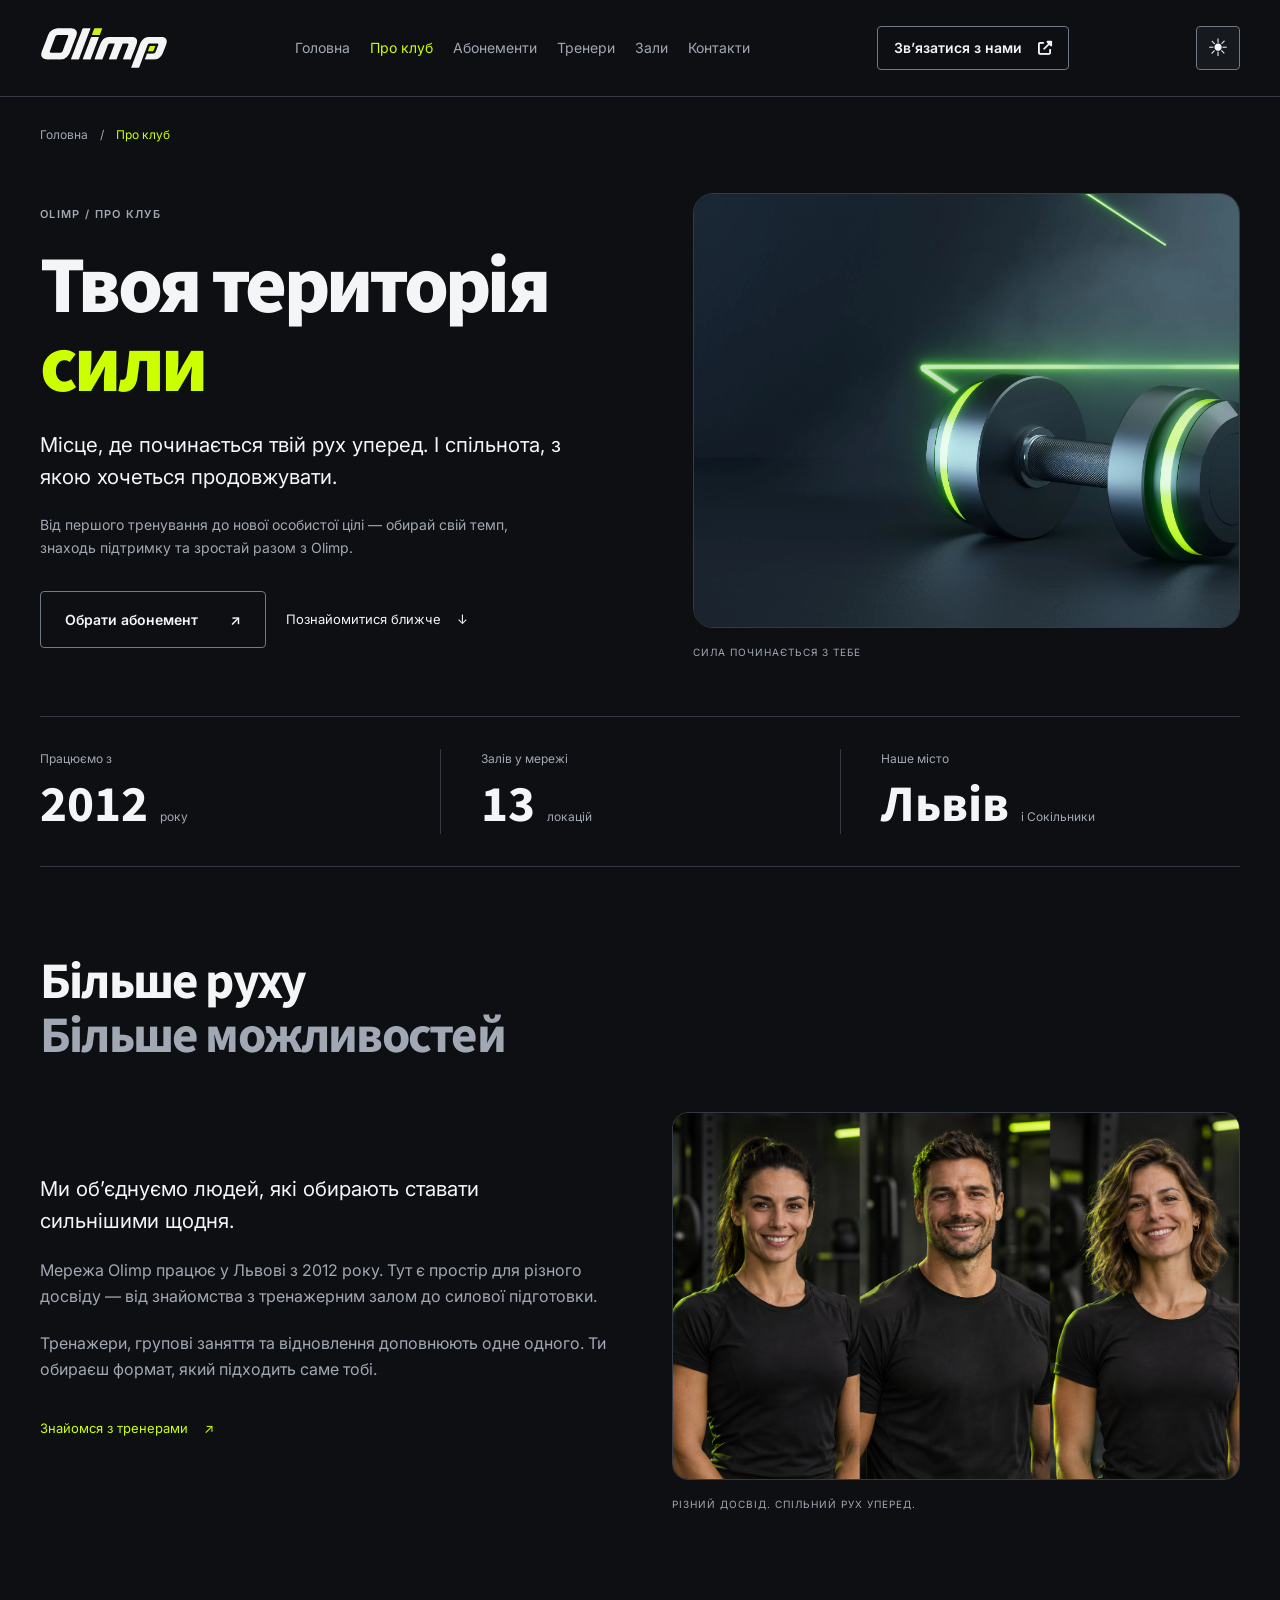
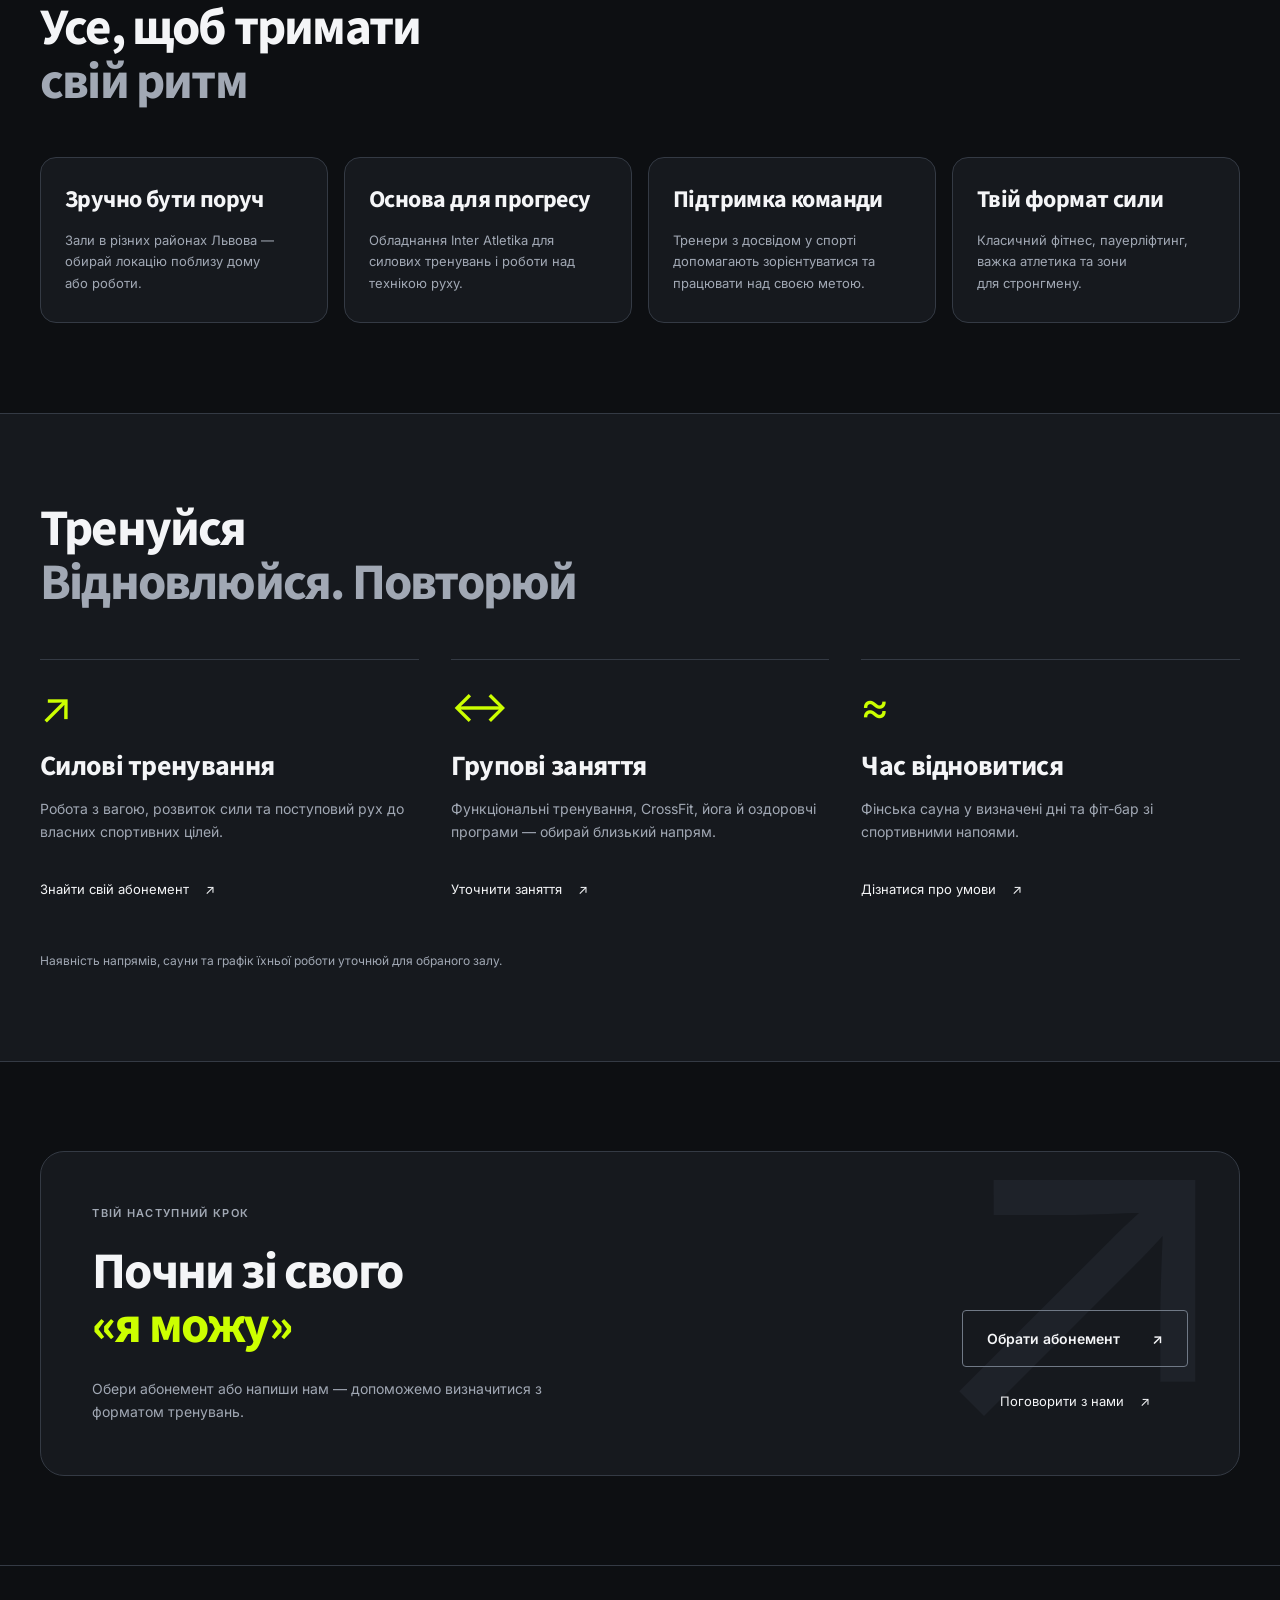
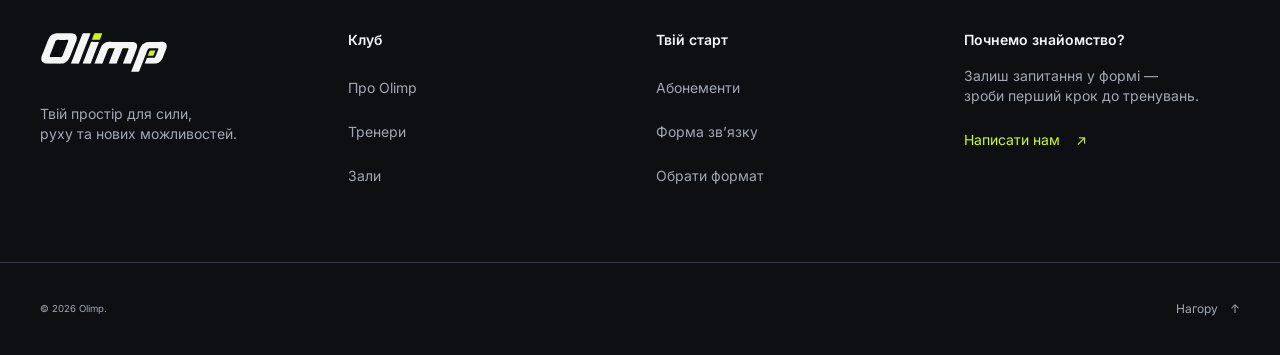
<file: about.html>
<!DOCTYPE html>

<html lang="uk">
<head>
<meta charset="utf-8"/>
<meta content="width=device-width, initial-scale=1.0" name="viewport"/>
<meta content="Olimp — мережа фітнес-клубів у Львові з 2012 року. Силові та групові тренування, підтримка тренерів і відновлення у твоєму ритмі." name="description"/>
<meta content="#0d0f12" name="theme-color"/>
<script src="js/theme.js"></script>
<title>Про клуб — твоя територія сили | Olimp</title>
<link href="https://fonts.googleapis.com" rel="preconnect"/>
<link crossorigin="" href="https://fonts.gstatic.com" rel="preconnect"/>
<link href="https://fonts.googleapis.com/css2?family=Inter:wght@400;500;600;700&amp;family=Source+Sans+3:wght@600;700;800&amp;display=swap" rel="stylesheet"/>
<link href="assets/images/logo.svg" rel="icon" type="image/svg+xml"/>
<link href="css/icons.css" rel="stylesheet"/>
<link href="css/tailwind.css" rel="stylesheet"/><link href="css/style.css" rel="stylesheet"/>
<link href="css/about.css" rel="stylesheet"/>
<script defer="" src="js/menu.js"></script></head>
<body id="top">
<a class="skip-link" href="#main">Перейти до вмісту</a>
<header class="site-header border-b border-line">
<div class="container header-inner mx-auto w-full max-w-7xl px-5 md:px-8 xl:px-10 relative flex min-h-20 flex-wrap items-center justify-between gap-4 py-4 xl:min-h-24 xl:flex-nowrap">
<a aria-label="Olimp — головна" class="logo inline-flex min-h-11 shrink-0 items-center" href="index.html"><img alt="Olimp" class="h-auto w-28 object-contain xl:w-32" height="38" src="assets/images/logo.svg" width="124"/></a>
<nav aria-label="Основна навігація" class="hidden xl:block">
<ul class="nav-list flex flex-col gap-1 xl:flex-row xl:gap-5">
<li><a class="flex min-h-11 items-center text-sm text-muted transition-colors hover:text-accent focus-visible:text-accent aria-[current=page]:text-accent" href="index.html">Головна</a></li>
<li><a aria-current="page" class="flex min-h-11 items-center text-sm text-muted transition-colors hover:text-accent focus-visible:text-accent aria-[current=page]:text-accent" href="about.html">Про клуб</a></li>
<li><a class="flex min-h-11 items-center text-sm text-muted transition-colors hover:text-accent focus-visible:text-accent aria-[current=page]:text-accent" href="memberships.html">Абонементи</a></li>
<li><a class="flex min-h-11 items-center text-sm text-muted transition-colors hover:text-accent focus-visible:text-accent aria-[current=page]:text-accent" href="trainers.html">Тренери</a></li>
<li><a class="flex min-h-11 items-center text-sm text-muted transition-colors hover:text-accent focus-visible:text-accent aria-[current=page]:text-accent" href="clubs.html">Зали</a></li>
<li><a class="flex min-h-11 items-center text-sm text-muted transition-colors hover:text-accent focus-visible:text-accent aria-[current=page]:text-accent" href="contact.html">Контакти</a></li>
</ul>
</nav>
<a class="button button-small items-center justify-between gap-4 rounded border border-transparent bg-accent text-sm font-semibold text-ink transition duration-200 hover:-translate-y-0.5 hover:bg-accent-hover active:translate-y-0 focus-visible:outline-2 focus-visible:outline-offset-4 focus-visible:outline-focus disabled:cursor-not-allowed disabled:opacity-40 disabled:hover:translate-y-0 min-h-11 px-4 py-2.5 hidden xl:inline-flex" href="contact.html">Зв’язатися з нами <i aria-hidden="true" class="icon fa-arrow-up-right"></i></a>
<button class="theme-switch" type="button" hidden aria-label="Світла тема" aria-pressed="false" title="Світла тема"><span aria-hidden="true">☀</span></button>
<button aria-controls="mobile-menu" aria-expanded="false" aria-label="Відкрити меню" class="inline-flex min-h-11 items-center gap-3 rounded border border-line px-4 text-sm transition-colors hover:border-accent xl:hidden" id="menu-toggle" type="button"><span aria-hidden="true">☰</span><span>Меню</span></button><nav aria-label="Мобільна навігація" class="w-full border-t border-line pt-4 xl:hidden" hidden="" id="mobile-menu"><ul class="flex flex-col gap-1"><li><a class="flex min-h-11 items-center rounded px-3 text-sm text-muted transition-colors hover:bg-surface hover:text-accent aria-[current=page]:text-accent" href="index.html">Головна</a></li><li><a aria-current="page" class="flex min-h-11 items-center rounded px-3 text-sm text-muted transition-colors hover:bg-surface hover:text-accent aria-[current=page]:text-accent" href="about.html">Про клуб</a></li><li><a class="flex min-h-11 items-center rounded px-3 text-sm text-muted transition-colors hover:bg-surface hover:text-accent aria-[current=page]:text-accent" href="memberships.html">Абонементи</a></li><li><a class="flex min-h-11 items-center rounded px-3 text-sm text-muted transition-colors hover:bg-surface hover:text-accent aria-[current=page]:text-accent" href="trainers.html">Тренери</a></li><li><a class="flex min-h-11 items-center rounded px-3 text-sm text-muted transition-colors hover:bg-surface hover:text-accent aria-[current=page]:text-accent" href="clubs.html">Зали</a></li><li><a class="flex min-h-11 items-center rounded px-3 text-sm text-muted transition-colors hover:bg-surface hover:text-accent aria-[current=page]:text-accent" href="contact.html">Контакти</a></li></ul><a class="inline-flex min-h-13 items-center justify-between gap-4 rounded border border-transparent bg-accent px-6 py-3.5 text-sm font-semibold text-ink transition duration-200 hover:-translate-y-0.5 hover:bg-accent-hover active:translate-y-0 focus-visible:outline-2 focus-visible:outline-offset-4 focus-visible:outline-focus disabled:cursor-not-allowed disabled:opacity-40 disabled:hover:translate-y-0 mt-4 w-full" href="contact.html">Зв’язатися з нами <span aria-hidden="true">↗</span></a></nav></div>
</header>
<main class="about-page" id="main" tabindex="-1">
<section class="about-hero" aria-labelledby="about-title">
  <div class="container mx-auto w-full max-w-7xl px-5 md:px-8 xl:px-10">
    <nav class="about-breadcrumb" aria-label="Навігаційний ланцюжок"><a href="index.html">Головна</a><span aria-hidden="true">/</span><span aria-current="page">Про клуб</span></nav>
    <div class="about-hero-grid">
      <div class="about-hero-copy">
        <p class="eyebrow">OLIMP / ПРО КЛУБ</p>
        <h1 id="about-title">Твоя територія<br/><span>сили</span></h1>
        <p class="about-lead">Місце, де починається твій рух уперед. І спільнота, з якою хочеться продовжувати.</p>
        <p class="about-muted">Від першого тренування до нової особистої цілі — обирай свій темп, знаходь підтримку та зростай разом з Olimp.</p>
        <div class="about-actions"><a class="about-button" href="memberships.html">Обрати абонемент <span aria-hidden="true">↗</span></a><a class="about-link" href="#club-story">Познайомитися ближче <span aria-hidden="true">↓</span></a></div>
      </div>
      <figure class="about-hero-visual"><img src="assets/images/hero.webp" width="2688" height="1536" alt="Гантель із лаймовим підсвічуванням — фірмовий образ сили Olimp" fetchpriority="high"/><figcaption><span>СИЛА ПОЧИНАЄТЬСЯ З ТЕБЕ</span></figcaption></figure>
    </div>
    <dl class="about-facts"><div><dt>Працюємо з</dt><dd>2012<span>року</span></dd></div><div><dt>Залів у мережі</dt><dd>13<span>локацій</span></dd></div><div><dt>Наше місто</dt><dd>Львів<span>і Сокільники</span></dd></div></dl>
  </div>
</section>
<section class="about-section about-story" id="club-story" aria-labelledby="story-title">
  <div class="container mx-auto w-full max-w-7xl px-5 md:px-8 xl:px-10">
    <div class="about-section-heading"><h2 id="story-title">Більше руху<br/><span>Більше можливостей</span></h2></div>
    <div class="about-story-grid"><div class="about-story-copy"><p class="about-lead">Ми об’єднуємо людей, які обирають ставати сильнішими щодня.</p><p class="about-muted">Мережа Olimp працює у Львові з 2012 року. Тут є простір для різного досвіду — від знайомства з тренажерним залом до силової підготовки.</p><p class="about-muted">Тренажери, групові заняття та відновлення доповнюють одне одного. Ти обираєш формат, який підходить саме тобі.</p><a class="about-link" href="trainers.html">Знайомся з тренерами <span aria-hidden="true">↗</span></a></div><figure class="about-team"><img src="assets/images/trainers-team.png" width="1536" height="1024" loading="lazy" alt="Команда тренерів у фірмовому оформленні Olimp"/><figcaption>РІЗНИЙ ДОСВІД. СПІЛЬНИЙ РУХ УПЕРЕД.</figcaption></figure></div>
  </div>
</section>
<section class="about-section" aria-labelledby="benefits-title">
  <div class="container mx-auto w-full max-w-7xl px-5 md:px-8 xl:px-10">
    <div class="about-section-heading"><h2 id="benefits-title">Усе, щоб тримати<br/><span>свій ритм</span></h2></div>
    <div class="about-benefit-grid">
      <article class="about-card"><h3>Зручно бути поруч</h3><p>Зали в різних районах Львова — обирай локацію поблизу дому або роботи.</p></article>
      <article class="about-card"><h3>Основа для прогресу</h3><p>Обладнання Inter Atletika для силових тренувань і роботи над технікою руху.</p></article>
      <article class="about-card"><h3>Підтримка команди</h3><p>Тренери з досвідом у спорті допомагають зорієнтуватися та працювати над своєю метою.</p></article>
      <article class="about-card"><h3>Твій формат сили</h3><p>Класичний фітнес, пауерліфтинг, важка атлетика та зони для стронгмену.</p></article>
    </div>
  </div>
</section>
<section class="about-section about-formats" aria-labelledby="formats-title">
  <div class="container mx-auto w-full max-w-7xl px-5 md:px-8 xl:px-10">
    <div class="about-section-heading"><h2 id="formats-title">Тренуйся<br/><span>Відновлюйся. Повторюй</span></h2></div>
    <div class="about-format-grid">
      <article class="about-format"><span class="about-format-symbol" aria-hidden="true">↗</span><h3>Силові тренування</h3><p>Робота з вагою, розвиток сили та поступовий рух до власних спортивних цілей.</p><a class="about-link" href="memberships.html">Знайти свій абонемент <span aria-hidden="true">↗</span></a></article>
      <article class="about-format"><span class="about-format-symbol" aria-hidden="true">↔</span><h3>Групові заняття</h3><p>Функціональні тренування, CrossFit, йога й оздоровчі програми — обирай близький напрям.</p><a class="about-link" href="contact.html">Уточнити заняття <span aria-hidden="true">↗</span></a></article>
      <article class="about-format"><span class="about-format-symbol" aria-hidden="true">≈</span><h3>Час відновитися</h3><p>Фінська сауна у визначені дні та фіт-бар зі спортивними напоями.</p><a class="about-link" href="contact.html">Дізнатися про умови <span aria-hidden="true">↗</span></a></article>
    </div>
    <p class="about-availability">Наявність напрямів, сауни та графік їхньої роботи уточнюй для обраного залу.</p>
  </div>
</section>
<section class="about-section about-cta-section" aria-labelledby="start-title">
  <div class="container mx-auto w-full max-w-7xl px-5 md:px-8 xl:px-10"><div class="about-cta"><div><p class="eyebrow">ТВІЙ НАСТУПНИЙ КРОК</p><h2 id="start-title">Почни зі свого<br/><span>«я можу»</span></h2><p>Обери абонемент або напиши нам — допоможемо визначитися з форматом тренувань.</p></div><div class="about-cta-actions"><a class="about-button" href="memberships.html">Обрати абонемент <span aria-hidden="true">↗</span></a><a class="about-link" href="contact.html">Поговорити з нами <span aria-hidden="true">↗</span></a></div><span class="about-cta-mark" aria-hidden="true">↗</span></div></div>
</section>
</main>
<footer class="site-footer border-t border-line">
<div class="container footer-grid mx-auto w-full max-w-7xl px-5 md:px-8 xl:px-10 grid grid-cols-1 gap-8 py-16 md:grid-cols-2 lg:grid-cols-4">
<div class="footer-brand">
<a aria-label="Olimp — головна" class="logo inline-flex min-h-11 shrink-0 items-center" href="index.html"><img alt="Olimp" class="h-auto w-28 object-contain xl:w-32" height="38" src="assets/images/logo.svg" width="124"/></a>
<p class="text-sm text-muted mt-6">Твій простір для сили,<br/>руху та нових можливостей.</p>
</div>
<nav aria-label="Сторінки клубу">
<h2 class="mb-4 font-body text-sm font-semibold tracking-normal">Клуб</h2>
<ul class="m-0 list-none p-0">
<li><a class="inline-flex min-h-11 items-center text-sm text-muted transition-colors hover:text-accent" href="about.html">Про Olimp</a></li>
<li><a class="inline-flex min-h-11 items-center text-sm text-muted transition-colors hover:text-accent" href="trainers.html">Тренери</a></li>
<li><a class="inline-flex min-h-11 items-center text-sm text-muted transition-colors hover:text-accent" href="clubs.html">Зали</a></li>
</ul>
</nav>
<nav aria-label="Корисні посилання">
<h2 class="mb-4 font-body text-sm font-semibold tracking-normal">Твій старт</h2>
<ul class="m-0 list-none p-0">
<li><a class="inline-flex min-h-11 items-center text-sm text-muted transition-colors hover:text-accent" href="memberships.html">Абонементи</a></li>
<li><a class="inline-flex min-h-11 items-center text-sm text-muted transition-colors hover:text-accent" href="contact.html">Форма зв’язку</a></li>
<li><a class="inline-flex min-h-11 items-center text-sm text-muted transition-colors hover:text-accent" href="index.html#memberships">Обрати формат</a></li>
</ul>
</nav>
<div class="footer-note">
<h2 class="mb-4 font-body text-sm font-semibold tracking-normal">Почнемо знайомство?</h2>
<p class="text-sm text-muted">Залиш запитання у формі —<br/>зроби перший крок до тренувань.</p>
<a class="text-link inline-flex min-h-11 items-center gap-4 text-sm transition-colors hover:text-accent mt-3 text-accent" href="contact.html">Написати нам <span aria-hidden="true">↗</span></a>
</div>
</div>
<div class="container footer-bottom mx-auto w-full max-w-7xl px-5 md:px-8 xl:px-10 flex flex-wrap items-center justify-between gap-4 border-t border-line py-6 text-xs text-muted">
<small>© 2026 Olimp.</small><a class="inline-flex min-h-11 items-center gap-3" href="#top">Нагору <span aria-hidden="true">↑</span></a>
</div>
</footer>
</body>
</html>
</file>
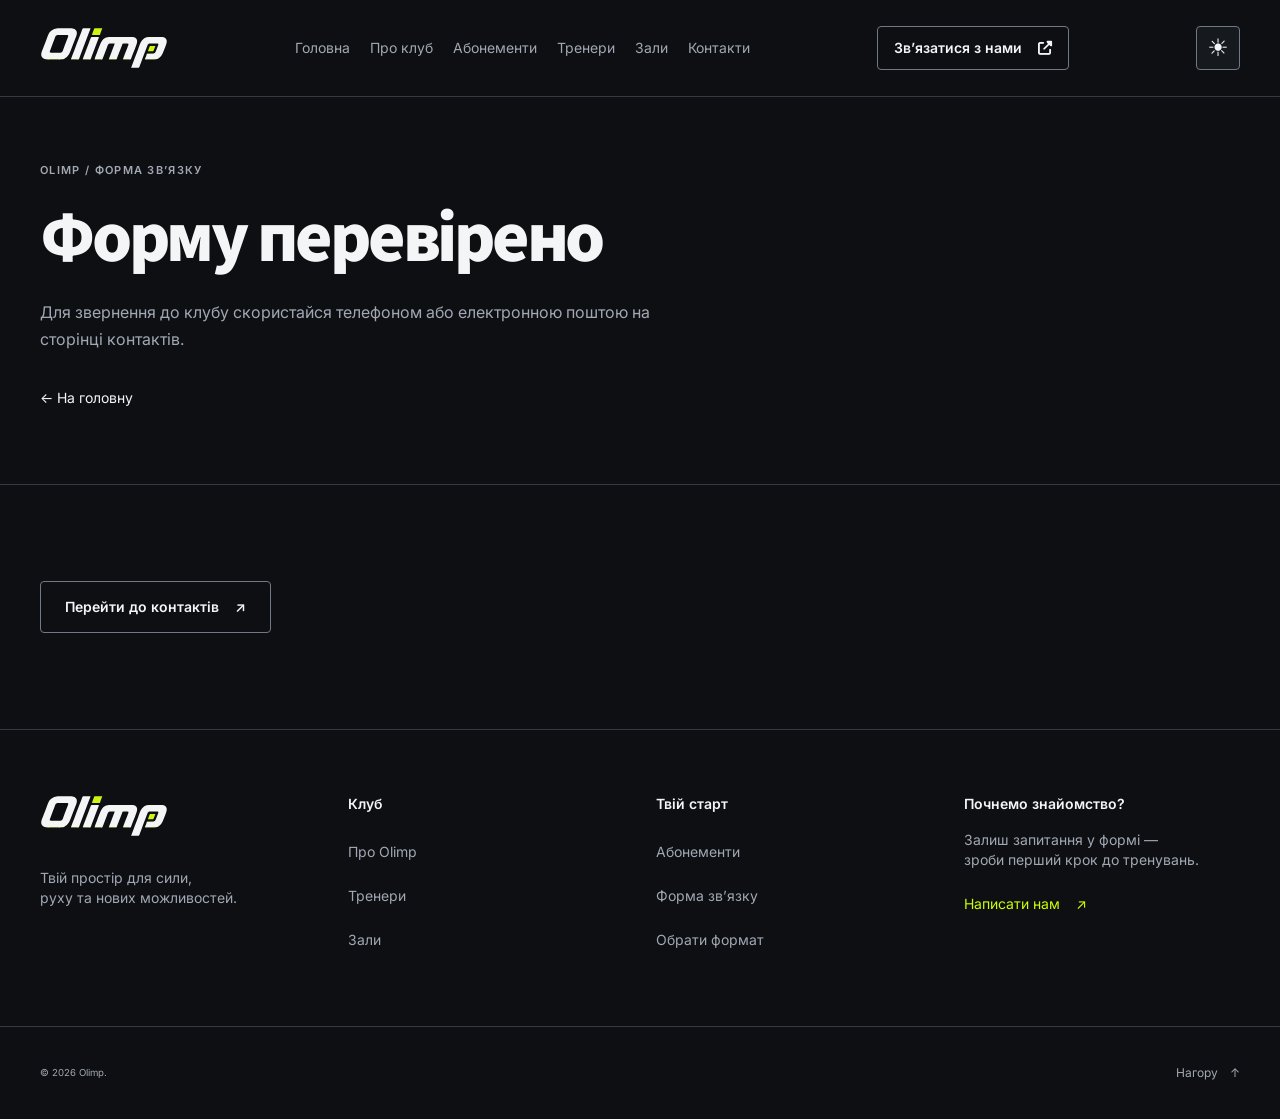
<file: contact-success.html>
<!DOCTYPE html>

<html lang="uk">
<head>
<meta charset="utf-8"/>
<meta content="width=device-width, initial-scale=1.0" name="viewport"/>
<meta content="Olimp — фітнес у власному темпі. Абонементи, тренери та форма зв’язку." name="description"/>
<meta content="#0d0f12" name="theme-color"/>
<script src="js/theme.js"></script>
<title>Форма зв’язку | Olimp</title>
<link href="https://fonts.googleapis.com" rel="preconnect"/>
<link crossorigin="" href="https://fonts.gstatic.com" rel="preconnect"/>
<link href="https://fonts.googleapis.com/css2?family=Inter:wght@400;500;600;700&amp;family=Source+Sans+3:wght@600;700;800&amp;display=swap" rel="stylesheet"/>
<link href="assets/images/logo.svg" rel="icon" type="image/svg+xml"/>
<link href="css/icons.css" rel="stylesheet"/>
<link href="css/tailwind.css" rel="stylesheet"/><link href="css/style.css" rel="stylesheet"/>
<script defer="" src="js/menu.js"></script></head>
<body id="top">
<a class="skip-link" href="#main">Перейти до вмісту</a>
<header class="site-header border-b border-line">
<div class="container header-inner mx-auto w-full max-w-7xl px-5 md:px-8 xl:px-10 relative flex min-h-20 flex-wrap items-center justify-between gap-4 py-4 xl:min-h-24 xl:flex-nowrap">
<a aria-label="Olimp — головна" class="logo inline-flex min-h-11 shrink-0 items-center" href="index.html"><img alt="Olimp" class="h-auto w-28 object-contain xl:w-32" height="38" src="assets/images/logo.svg" width="124"/></a>
<nav aria-label="Основна навігація" class="hidden xl:block">
<ul class="nav-list flex flex-col gap-1 xl:flex-row xl:gap-5">
<li><a class="flex min-h-11 items-center text-sm text-muted transition-colors hover:text-accent focus-visible:text-accent aria-[current=page]:text-accent" href="index.html">Головна</a></li>
<li><a class="flex min-h-11 items-center text-sm text-muted transition-colors hover:text-accent focus-visible:text-accent aria-[current=page]:text-accent" href="about.html">Про клуб</a></li>
<li><a class="flex min-h-11 items-center text-sm text-muted transition-colors hover:text-accent focus-visible:text-accent aria-[current=page]:text-accent" href="memberships.html">Абонементи</a></li>
<li><a class="flex min-h-11 items-center text-sm text-muted transition-colors hover:text-accent focus-visible:text-accent aria-[current=page]:text-accent" href="trainers.html">Тренери</a></li>
<li><a class="flex min-h-11 items-center text-sm text-muted transition-colors hover:text-accent focus-visible:text-accent aria-[current=page]:text-accent" href="clubs.html">Зали</a></li>
<li><a class="flex min-h-11 items-center text-sm text-muted transition-colors hover:text-accent focus-visible:text-accent aria-[current=page]:text-accent" href="contact.html">Контакти</a></li>
</ul>
</nav>
<a class="button button-small items-center justify-between gap-4 rounded border border-transparent bg-accent text-sm font-semibold text-ink transition duration-200 hover:-translate-y-0.5 hover:bg-accent-hover active:translate-y-0 focus-visible:outline-2 focus-visible:outline-offset-4 focus-visible:outline-focus disabled:cursor-not-allowed disabled:opacity-40 disabled:hover:translate-y-0 min-h-11 px-4 py-2.5 hidden xl:inline-flex" href="contact.html">Зв’язатися з нами <i aria-hidden="true" class="icon fa-arrow-up-right"></i></a>
<button class="theme-switch" type="button" hidden aria-label="Світла тема" aria-pressed="false" title="Світла тема"><span aria-hidden="true">☀</span></button>
<button aria-controls="mobile-menu" aria-expanded="false" aria-label="Відкрити меню" class="inline-flex min-h-11 items-center gap-3 rounded border border-line px-4 text-sm transition-colors hover:border-accent xl:hidden" id="menu-toggle" type="button"><span aria-hidden="true">☰</span><span>Меню</span></button><nav aria-label="Мобільна навігація" class="w-full border-t border-line pt-4 xl:hidden" hidden="" id="mobile-menu"><ul class="flex flex-col gap-1"><li><a class="flex min-h-11 items-center rounded px-3 text-sm text-muted transition-colors hover:bg-surface hover:text-accent aria-[current=page]:text-accent" href="index.html">Головна</a></li><li><a class="flex min-h-11 items-center rounded px-3 text-sm text-muted transition-colors hover:bg-surface hover:text-accent aria-[current=page]:text-accent" href="about.html">Про клуб</a></li><li><a class="flex min-h-11 items-center rounded px-3 text-sm text-muted transition-colors hover:bg-surface hover:text-accent aria-[current=page]:text-accent" href="memberships.html">Абонементи</a></li><li><a class="flex min-h-11 items-center rounded px-3 text-sm text-muted transition-colors hover:bg-surface hover:text-accent aria-[current=page]:text-accent" href="trainers.html">Тренери</a></li><li><a class="flex min-h-11 items-center rounded px-3 text-sm text-muted transition-colors hover:bg-surface hover:text-accent aria-[current=page]:text-accent" href="clubs.html">Зали</a></li><li><a class="flex min-h-11 items-center rounded px-3 text-sm text-muted transition-colors hover:bg-surface hover:text-accent aria-[current=page]:text-accent" href="contact.html">Контакти</a></li></ul><a class="inline-flex min-h-13 items-center justify-between gap-4 rounded border border-transparent bg-accent px-6 py-3.5 text-sm font-semibold text-ink transition duration-200 hover:-translate-y-0.5 hover:bg-accent-hover active:translate-y-0 focus-visible:outline-2 focus-visible:outline-offset-4 focus-visible:outline-focus disabled:cursor-not-allowed disabled:opacity-40 disabled:hover:translate-y-0 mt-4 w-full" href="contact.html">Зв’язатися з нами <span aria-hidden="true">↗</span></a></nav></div>
</header>
<main id="main" tabindex="-1">
<section class="page-intro border-b border-line py-16">
<div class="container mx-auto w-full max-w-7xl px-5 md:px-8 xl:px-10">
<p class="eyebrow">OLIMP / ФОРМА ЗВ’ЯЗКУ</p>
<h1 class="mt-6 text-5xl lg:text-7xl">Форму перевірено</h1>
<p class="mt-6 max-w-2xl text-muted">
            Для звернення до клубу скористайся телефоном або електронною поштою на сторінці контактів.
          </p>
<a class="text-link inline-flex min-h-11 items-center gap-4 text-sm transition-colors hover:text-accent mt-6" href="index.html">← На головну</a>
</div>
</section>
<section class="section py-16 lg:py-24">
<div class="container mx-auto w-full max-w-7xl px-5 md:px-8 xl:px-10">
<a class="button inline-flex min-h-13 items-center justify-between gap-4 rounded px-6 py-3.5 text-sm font-semibold" href="contact.html">Перейти до контактів <span aria-hidden="true">↗</span></a>
</div>
</section>
</main>
<footer class="site-footer border-t border-line">
<div class="container footer-grid mx-auto w-full max-w-7xl px-5 md:px-8 xl:px-10 grid grid-cols-1 gap-8 py-16 md:grid-cols-2 lg:grid-cols-4">
<div class="footer-brand">
<a aria-label="Olimp — головна" class="logo inline-flex min-h-11 shrink-0 items-center" href="index.html"><img alt="Olimp" class="h-auto w-28 object-contain xl:w-32" height="38" src="assets/images/logo.svg" width="124"/></a>
<p class="text-sm text-muted mt-6">Твій простір для сили,<br/>руху та нових можливостей.</p>
</div>
<nav aria-label="Сторінки клубу">
<h2 class="mb-4 font-body text-sm font-semibold tracking-normal">Клуб</h2>
<ul class="m-0 list-none p-0">
<li><a class="inline-flex min-h-11 items-center text-sm text-muted transition-colors hover:text-accent" href="about.html">Про Olimp</a></li>
<li><a class="inline-flex min-h-11 items-center text-sm text-muted transition-colors hover:text-accent" href="trainers.html">Тренери</a></li>
<li><a class="inline-flex min-h-11 items-center text-sm text-muted transition-colors hover:text-accent" href="clubs.html">Зали</a></li>
</ul>
</nav>
<nav aria-label="Корисні посилання">
<h2 class="mb-4 font-body text-sm font-semibold tracking-normal">Твій старт</h2>
<ul class="m-0 list-none p-0">
<li><a class="inline-flex min-h-11 items-center text-sm text-muted transition-colors hover:text-accent" href="memberships.html">Абонементи</a></li>
<li><a class="inline-flex min-h-11 items-center text-sm text-muted transition-colors hover:text-accent" href="contact.html">Форма зв’язку</a></li>
<li><a class="inline-flex min-h-11 items-center text-sm text-muted transition-colors hover:text-accent" href="index.html#memberships">Обрати формат</a></li>
</ul>
</nav>
<div class="footer-note">
<h2 class="mb-4 font-body text-sm font-semibold tracking-normal">Почнемо знайомство?</h2>
<p class="text-sm text-muted">Залиш запитання у формі —<br/>зроби перший крок до тренувань.</p>
<a class="text-link inline-flex min-h-11 items-center gap-4 text-sm transition-colors hover:text-accent mt-3 text-accent" href="contact.html">Написати нам <span aria-hidden="true">↗</span></a>
</div>
</div>
<div class="container footer-bottom mx-auto w-full max-w-7xl px-5 md:px-8 xl:px-10 flex flex-wrap items-center justify-between gap-4 border-t border-line py-6 text-xs text-muted">
<small>© 2026 Olimp.</small><a class="inline-flex min-h-11 items-center gap-3" href="#top">Нагору <span aria-hidden="true">↑</span></a>
</div>
</footer>
</body>
</html>
</file>
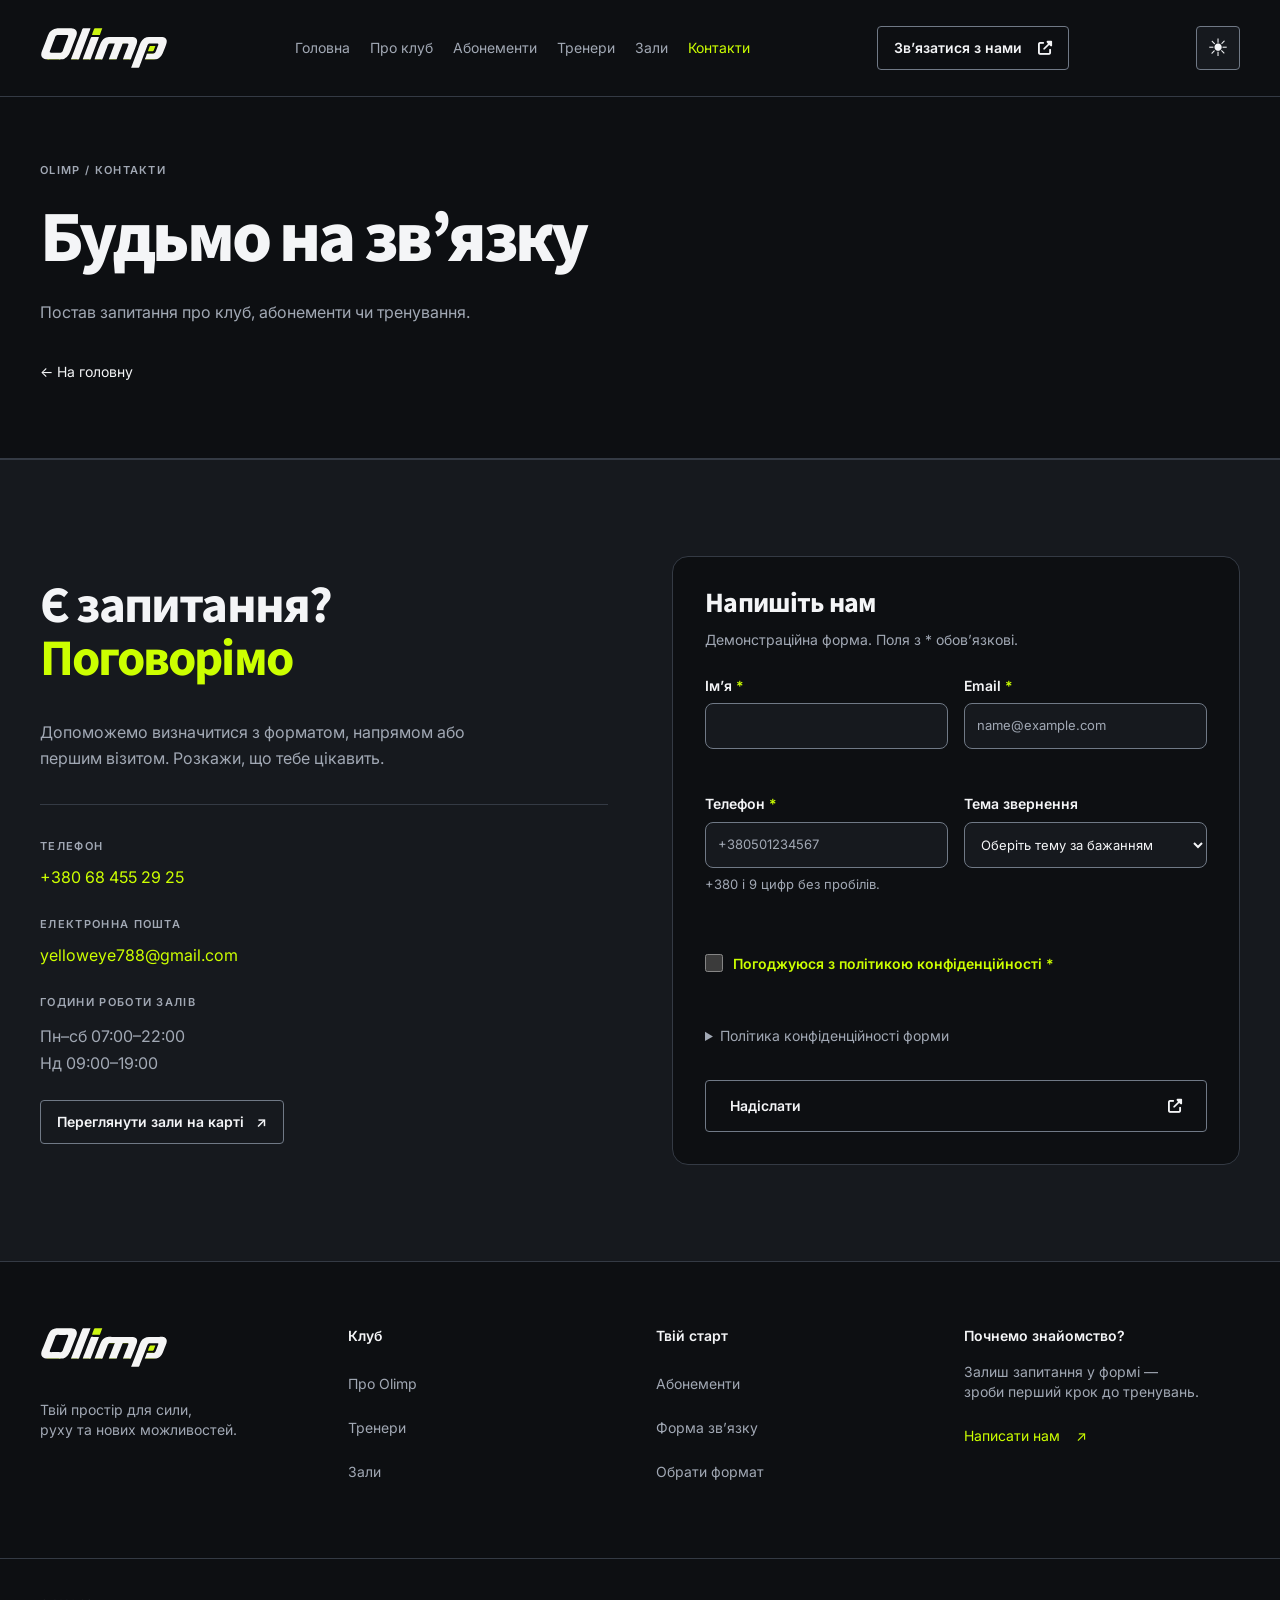
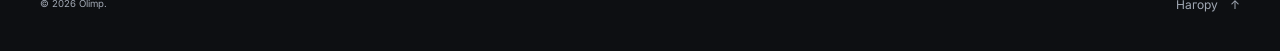
<file: contact.html>
<!DOCTYPE html>

<html lang="uk">
<head>
<meta charset="utf-8"/>
<meta content="width=device-width, initial-scale=1.0" name="viewport"/>
<meta content="Контакти Olimp: телефон, електронна пошта, години роботи й адреси залів у Львові та Сокільниках." name="description"/>
<meta content="#0d0f12" name="theme-color"/>
<script src="js/theme.js"></script>
<title>Контакти | Olimp</title>
<link href="https://fonts.googleapis.com" rel="preconnect"/>
<link crossorigin="" href="https://fonts.gstatic.com" rel="preconnect"/>
<link href="https://fonts.googleapis.com/css2?family=Inter:wght@400;500;600;700&amp;family=Source+Sans+3:wght@600;700;800&amp;display=swap" rel="stylesheet"/>
<link href="assets/images/logo.svg" rel="icon" type="image/svg+xml"/>
<link href="css/icons.css" rel="stylesheet"/>
<link href="css/tailwind.css" rel="stylesheet"/><link href="css/style.css" rel="stylesheet"/>
<link href="css/feedback.css" rel="stylesheet"/>
<script defer="" src="js/menu.js"></script>
<script defer src="js/feedback.js"></script>
</head>
<body id="top">
<a class="skip-link" href="#main">Перейти до вмісту</a>
<header class="site-header border-b border-line">
<div class="container header-inner mx-auto w-full max-w-7xl px-5 md:px-8 xl:px-10 relative flex min-h-20 flex-wrap items-center justify-between gap-4 py-4 xl:min-h-24 xl:flex-nowrap">
<a aria-label="Olimp — головна" class="logo inline-flex min-h-11 shrink-0 items-center" href="index.html"><img alt="Olimp" class="h-auto w-28 object-contain xl:w-32" height="38" src="assets/images/logo.svg" width="124"/></a>
<nav aria-label="Основна навігація" class="hidden xl:block">
<ul class="nav-list flex flex-col gap-1 xl:flex-row xl:gap-5">
<li><a class="flex min-h-11 items-center text-sm text-muted transition-colors hover:text-accent focus-visible:text-accent aria-[current=page]:text-accent" href="index.html">Головна</a></li>
<li><a class="flex min-h-11 items-center text-sm text-muted transition-colors hover:text-accent focus-visible:text-accent aria-[current=page]:text-accent" href="about.html">Про клуб</a></li>
<li><a class="flex min-h-11 items-center text-sm text-muted transition-colors hover:text-accent focus-visible:text-accent aria-[current=page]:text-accent" href="memberships.html">Абонементи</a></li>
<li><a class="flex min-h-11 items-center text-sm text-muted transition-colors hover:text-accent focus-visible:text-accent aria-[current=page]:text-accent" href="trainers.html">Тренери</a></li>
<li><a class="flex min-h-11 items-center text-sm text-muted transition-colors hover:text-accent focus-visible:text-accent aria-[current=page]:text-accent" href="clubs.html">Зали</a></li>
<li><a aria-current="page" class="flex min-h-11 items-center text-sm text-muted transition-colors hover:text-accent focus-visible:text-accent aria-[current=page]:text-accent" href="contact.html">Контакти</a></li>
</ul>
</nav>
<a class="button button-small items-center justify-between gap-4 rounded border border-transparent bg-accent text-sm font-semibold text-ink transition duration-200 hover:-translate-y-0.5 hover:bg-accent-hover active:translate-y-0 focus-visible:outline-2 focus-visible:outline-offset-4 focus-visible:outline-focus disabled:cursor-not-allowed disabled:opacity-40 disabled:hover:translate-y-0 min-h-11 px-4 py-2.5 hidden xl:inline-flex" href="contact.html">Зв’язатися з нами <i aria-hidden="true" class="icon fa-arrow-up-right"></i></a>
<button class="theme-switch" type="button" hidden aria-label="Світла тема" aria-pressed="false" title="Світла тема"><span aria-hidden="true">☀</span></button>
<button aria-controls="mobile-menu" aria-expanded="false" aria-label="Відкрити меню" class="inline-flex min-h-11 items-center gap-3 rounded border border-line px-4 text-sm transition-colors hover:border-accent xl:hidden" id="menu-toggle" type="button"><span aria-hidden="true">☰</span><span>Меню</span></button><nav aria-label="Мобільна навігація" class="w-full border-t border-line pt-4 xl:hidden" hidden="" id="mobile-menu"><ul class="flex flex-col gap-1"><li><a class="flex min-h-11 items-center rounded px-3 text-sm text-muted transition-colors hover:bg-surface hover:text-accent aria-[current=page]:text-accent" href="index.html">Головна</a></li><li><a class="flex min-h-11 items-center rounded px-3 text-sm text-muted transition-colors hover:bg-surface hover:text-accent aria-[current=page]:text-accent" href="about.html">Про клуб</a></li><li><a class="flex min-h-11 items-center rounded px-3 text-sm text-muted transition-colors hover:bg-surface hover:text-accent aria-[current=page]:text-accent" href="memberships.html">Абонементи</a></li><li><a class="flex min-h-11 items-center rounded px-3 text-sm text-muted transition-colors hover:bg-surface hover:text-accent aria-[current=page]:text-accent" href="trainers.html">Тренери</a></li><li><a class="flex min-h-11 items-center rounded px-3 text-sm text-muted transition-colors hover:bg-surface hover:text-accent aria-[current=page]:text-accent" href="clubs.html">Зали</a></li><li><a aria-current="page" class="flex min-h-11 items-center rounded px-3 text-sm text-muted transition-colors hover:bg-surface hover:text-accent aria-[current=page]:text-accent" href="contact.html">Контакти</a></li></ul><a class="inline-flex min-h-13 items-center justify-between gap-4 rounded border border-transparent bg-accent px-6 py-3.5 text-sm font-semibold text-ink transition duration-200 hover:-translate-y-0.5 hover:bg-accent-hover active:translate-y-0 focus-visible:outline-2 focus-visible:outline-offset-4 focus-visible:outline-focus disabled:cursor-not-allowed disabled:opacity-40 disabled:hover:translate-y-0 mt-4 w-full" href="contact.html">Зв’язатися з нами <span aria-hidden="true">↗</span></a></nav></div>
</header>
<main id="main" tabindex="-1">
<section class="page-intro border-b border-line py-16">
<div class="container mx-auto w-full max-w-7xl px-5 md:px-8 xl:px-10">
<p class="eyebrow">OLIMP / КОНТАКТИ</p>
<h1 class="mt-6 text-5xl lg:text-7xl">Будьмо на зв’язку</h1>
<p class="mt-6 max-w-2xl text-muted">Постав запитання про клуб, абонементи чи тренування.</p>
<a class="text-link inline-flex min-h-11 items-center gap-4 text-sm transition-colors hover:text-accent mt-6" href="index.html">← На головну</a>
</div>
</section>
<section aria-labelledby="contact-title" class="section contact py-16 lg:py-24 border-t border-line bg-surface" id="contact">
<div class="container contact-layout mx-auto w-full max-w-7xl px-5 md:px-8 xl:px-10 grid grid-cols-1 items-start gap-12 lg:grid-cols-2 lg:gap-16">
<div class="contact-copy">
<h2 class="mt-6" id="contact-title">Є запитання?<br/><span>Поговорімо</span></h2>
<p class="mt-8 max-w-md text-muted">
              Допоможемо визначитися з форматом, напрямом або першим візитом. Розкажи, що тебе
              цікавить.
            </p>
<dl class="mt-8 grid gap-4 border-t border-line pt-8">
  <div>
    <dt class="eyebrow">Телефон</dt>
    <dd><a class="inline-flex min-h-11 items-center text-accent hover:underline" href="tel:+380684552925">+380 68 455 29 25</a></dd>
  </div>
  <div>
    <dt class="eyebrow">Електронна пошта</dt>
    <dd><a class="inline-flex min-h-11 items-center text-accent hover:underline" href="mailto:yelloweye788@gmail.com">yelloweye788@gmail.com</a></dd>
  </div>
  <div>
    <dt class="eyebrow">Години роботи залів</dt>
    <dd class="mt-3 text-muted">Пн–сб 07:00–22:00<br/>Нд 09:00–19:00</dd>
  </div>
</dl>
<a class="button mt-6 inline-flex min-h-11 items-center gap-3 rounded px-4 py-2 text-sm font-semibold" href="clubs.html#club-map">Переглянути зали на карті <span aria-hidden="true">↗</span></a>
</div>
<form id="feedback-form" aria-labelledby="feedback-title" aria-describedby="form-note" class="feedback-form min-w-0 rounded-2xl border border-line bg-ink p-5 sm:p-6 xl:p-8" method="post" novalidate>
  <h3 id="feedback-title">Напишіть нам</h3>
  <p class="mt-3 text-sm text-muted" id="form-note">Демонстраційна форма. Поля з * обов’язкові.</p>
  <p class="mt-3 text-sm" id="feedback-unavailable">Для перевірки форми потрібен JavaScript.</p>
  <fieldset disabled>
    <div class="mt-6 grid grid-cols-1 gap-4 md:grid-cols-2">
      <div class="min-w-0">
        <label for="contact-name">Ім’я <span aria-hidden="true">*</span></label>
        <input type="text" id="contact-name" name="name" autocomplete="given-name" minlength="2" maxlength="80" required>
        <p class="feedback-error" id="contact-name-error" aria-hidden="true">Введіть щонайменше 2 символи.</p>
      </div>
      <div class="min-w-0">
        <label for="contact-email">Email <span aria-hidden="true">*</span></label>
        <input type="email" id="contact-email" name="email" autocomplete="email" maxlength="120" placeholder="name@example.com" required>
        <p class="feedback-error" id="contact-email-error" aria-hidden="true">Формат email: name@example.com.</p>
      </div>
      <div class="min-w-0">
        <label for="contact-phone">Телефон <span aria-hidden="true">*</span></label>
        <input type="tel" id="contact-phone" name="phone" autocomplete="tel" placeholder="+380501234567" aria-describedby="contact-phone-hint" required>
        <p class="feedback-help text-muted" id="contact-phone-hint">+380 і 9 цифр без пробілів.</p>
        <p class="feedback-error" id="contact-phone-error" aria-hidden="true">Формат номера: +380501234567.</p>
      </div>
      <div class="min-w-0">
        <label for="contact-topic">Тема звернення</label>
        <select id="contact-topic" name="topic">
          <option value="">Оберіть тему за бажанням</option>
          <option>Обрати абонемент</option>
          <option>Заняття з тренером</option>
          <option>Зали та години роботи</option>
          <option>Інше запитання</option>
        </select>
      </div>
    </div>
    <div class="mt-4">
      <label class="feedback-consent" for="contact-consent">
        <input type="checkbox" id="contact-consent" name="consent" required>
        <span>Погоджуюся з політикою конфіденційності <span aria-hidden="true">*</span></span>
      </label>
      <p class="feedback-error" id="contact-consent-error" aria-hidden="true">Підтвердьте згоду, щоб продовжити.</p>
      <details class="feedback-policy text-sm text-muted">
        <summary>Політика конфіденційності форми</summary>
        <p>Введені дані обробляються на цій сторінці в браузері. Після успішної перевірки форма очищується.</p>
      </details>
    </div>
    <button class="button mt-6 inline-flex min-h-13 w-full items-center justify-between gap-4 rounded border border-transparent bg-accent px-6 py-3.5 text-sm font-semibold text-ink transition duration-200 hover:-translate-y-0.5 hover:bg-accent-hover active:translate-y-0 focus-visible:outline-2 focus-visible:outline-offset-4 focus-visible:outline-focus disabled:cursor-not-allowed disabled:opacity-40 disabled:hover:translate-y-0" type="submit">
      Надіслати <i aria-hidden="true" class="icon fa-arrow-up-right"></i>
    </button>
  </fieldset>
</form>
<dialog class="feedback-dialog rounded-2xl" id="feedback-dialog" aria-labelledby="feedback-dialog-title" aria-describedby="feedback-dialog-note">
  <div class="p-5 sm:p-6">
    <h3 id="feedback-dialog-title">Форму перевірено</h3>
    <p class="mt-3 text-muted" id="feedback-dialog-note">Дякуємо! Усі поля заповнені правильно. Це демонстрація надсилання.</p>
    <form method="dialog">
      <button class="button mt-6 inline-flex min-h-11 items-center rounded bg-accent px-4 py-2.5 text-sm font-semibold text-ink hover:bg-accent-hover" type="submit" autofocus>Закрити</button>
    </form>
  </div>
</dialog>
</div>
</section>
</main>
<footer class="site-footer border-t border-line">
<div class="container footer-grid mx-auto w-full max-w-7xl px-5 md:px-8 xl:px-10 grid grid-cols-1 gap-8 py-16 md:grid-cols-2 lg:grid-cols-4">
<div class="footer-brand">
<a aria-label="Olimp — головна" class="logo inline-flex min-h-11 shrink-0 items-center" href="index.html"><img alt="Olimp" class="h-auto w-28 object-contain xl:w-32" height="38" src="assets/images/logo.svg" width="124"/></a>
<p class="text-sm text-muted mt-6">Твій простір для сили,<br/>руху та нових можливостей.</p>
</div>
<nav aria-label="Сторінки клубу">
<h2 class="mb-4 font-body text-sm font-semibold tracking-normal">Клуб</h2>
<ul class="m-0 list-none p-0">
<li><a class="inline-flex min-h-11 items-center text-sm text-muted transition-colors hover:text-accent" href="about.html">Про Olimp</a></li>
<li><a class="inline-flex min-h-11 items-center text-sm text-muted transition-colors hover:text-accent" href="trainers.html">Тренери</a></li>
<li><a class="inline-flex min-h-11 items-center text-sm text-muted transition-colors hover:text-accent" href="clubs.html">Зали</a></li>
</ul>
</nav>
<nav aria-label="Корисні посилання">
<h2 class="mb-4 font-body text-sm font-semibold tracking-normal">Твій старт</h2>
<ul class="m-0 list-none p-0">
<li><a class="inline-flex min-h-11 items-center text-sm text-muted transition-colors hover:text-accent" href="memberships.html">Абонементи</a></li>
<li><a class="inline-flex min-h-11 items-center text-sm text-muted transition-colors hover:text-accent" href="contact.html">Форма зв’язку</a></li>
<li><a class="inline-flex min-h-11 items-center text-sm text-muted transition-colors hover:text-accent" href="index.html#memberships">Обрати формат</a></li>
</ul>
</nav>
<div class="footer-note">
<h2 class="mb-4 font-body text-sm font-semibold tracking-normal">Почнемо знайомство?</h2>
<p class="text-sm text-muted">Залиш запитання у формі —<br/>зроби перший крок до тренувань.</p>
<a class="text-link inline-flex min-h-11 items-center gap-4 text-sm transition-colors hover:text-accent mt-3 text-accent" href="contact.html">Написати нам <span aria-hidden="true">↗</span></a>
</div>
</div>
<div class="container footer-bottom mx-auto w-full max-w-7xl px-5 md:px-8 xl:px-10 flex flex-wrap items-center justify-between gap-4 border-t border-line py-6 text-xs text-muted">
<small>© 2026 Olimp.</small><a class="inline-flex min-h-11 items-center gap-3" href="#top">Нагору <span aria-hidden="true">↑</span></a>
</div>
</footer>
</body>
</html>
</file>
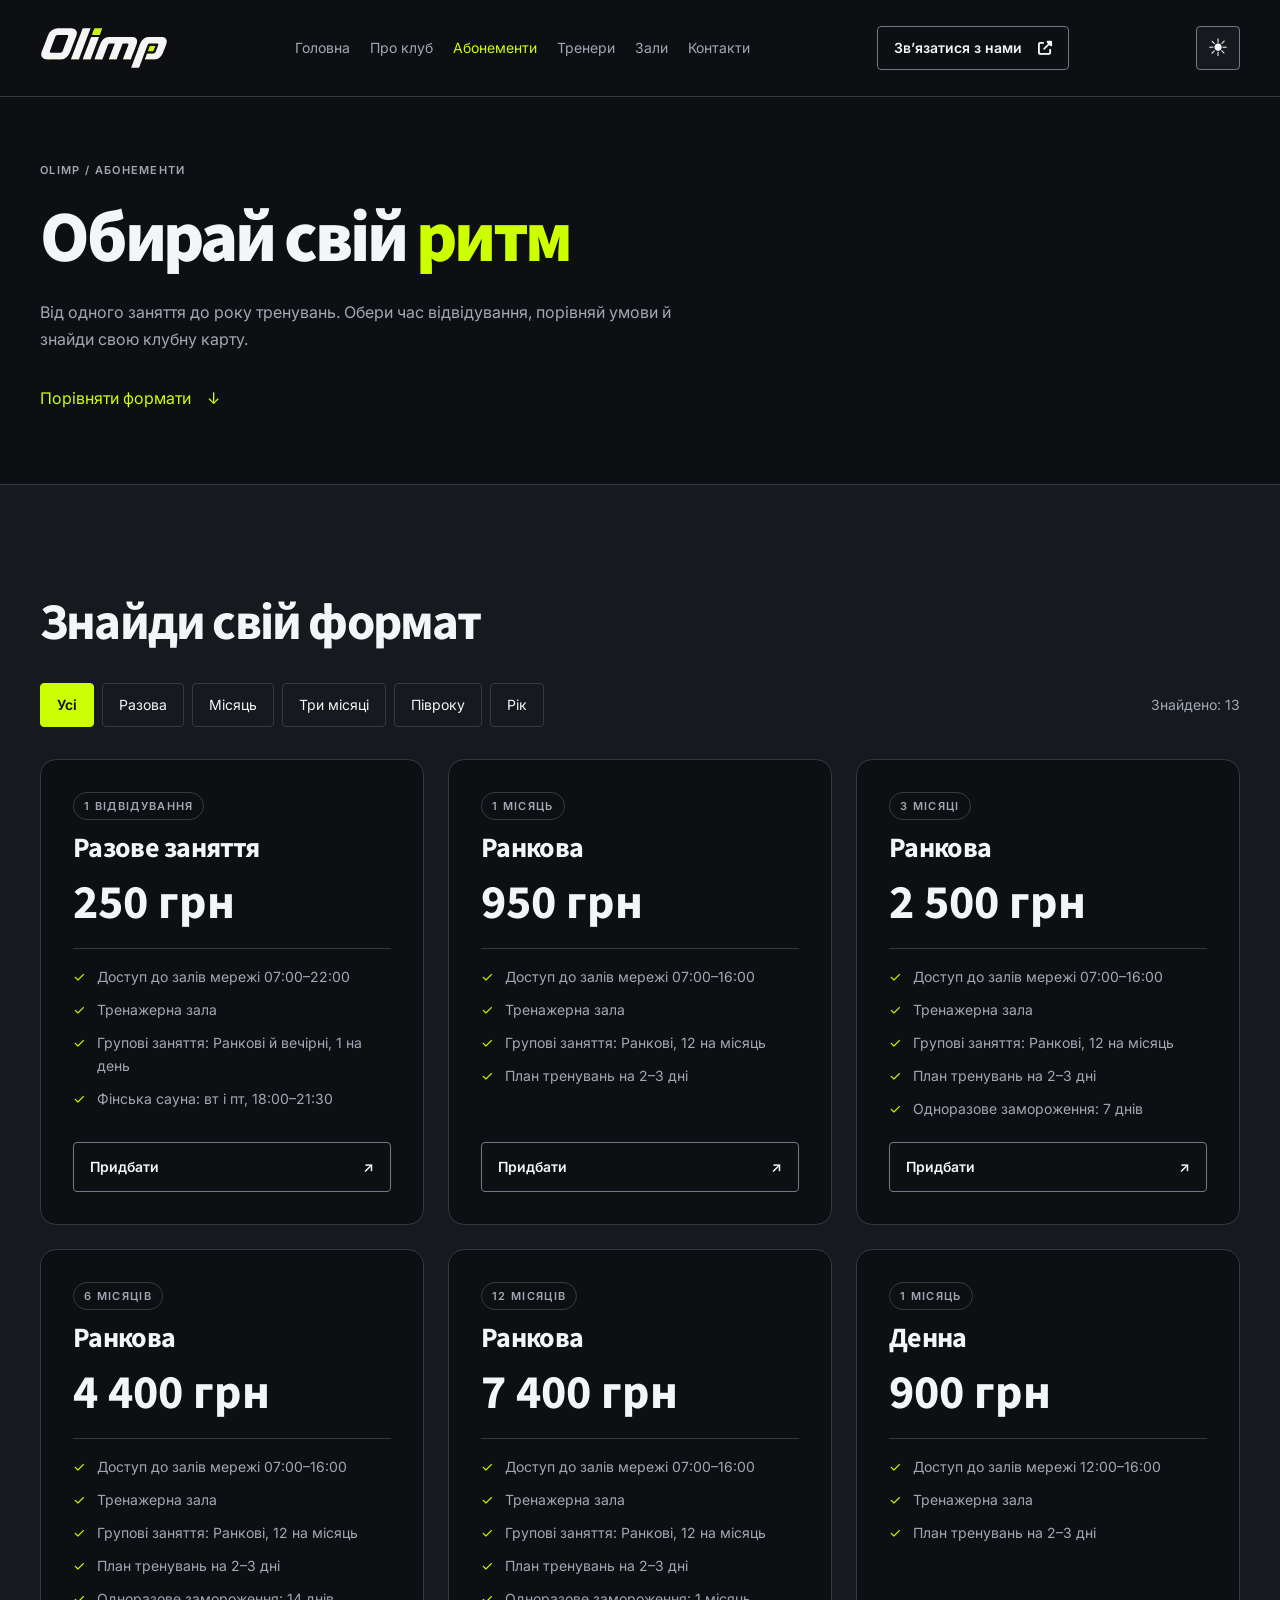
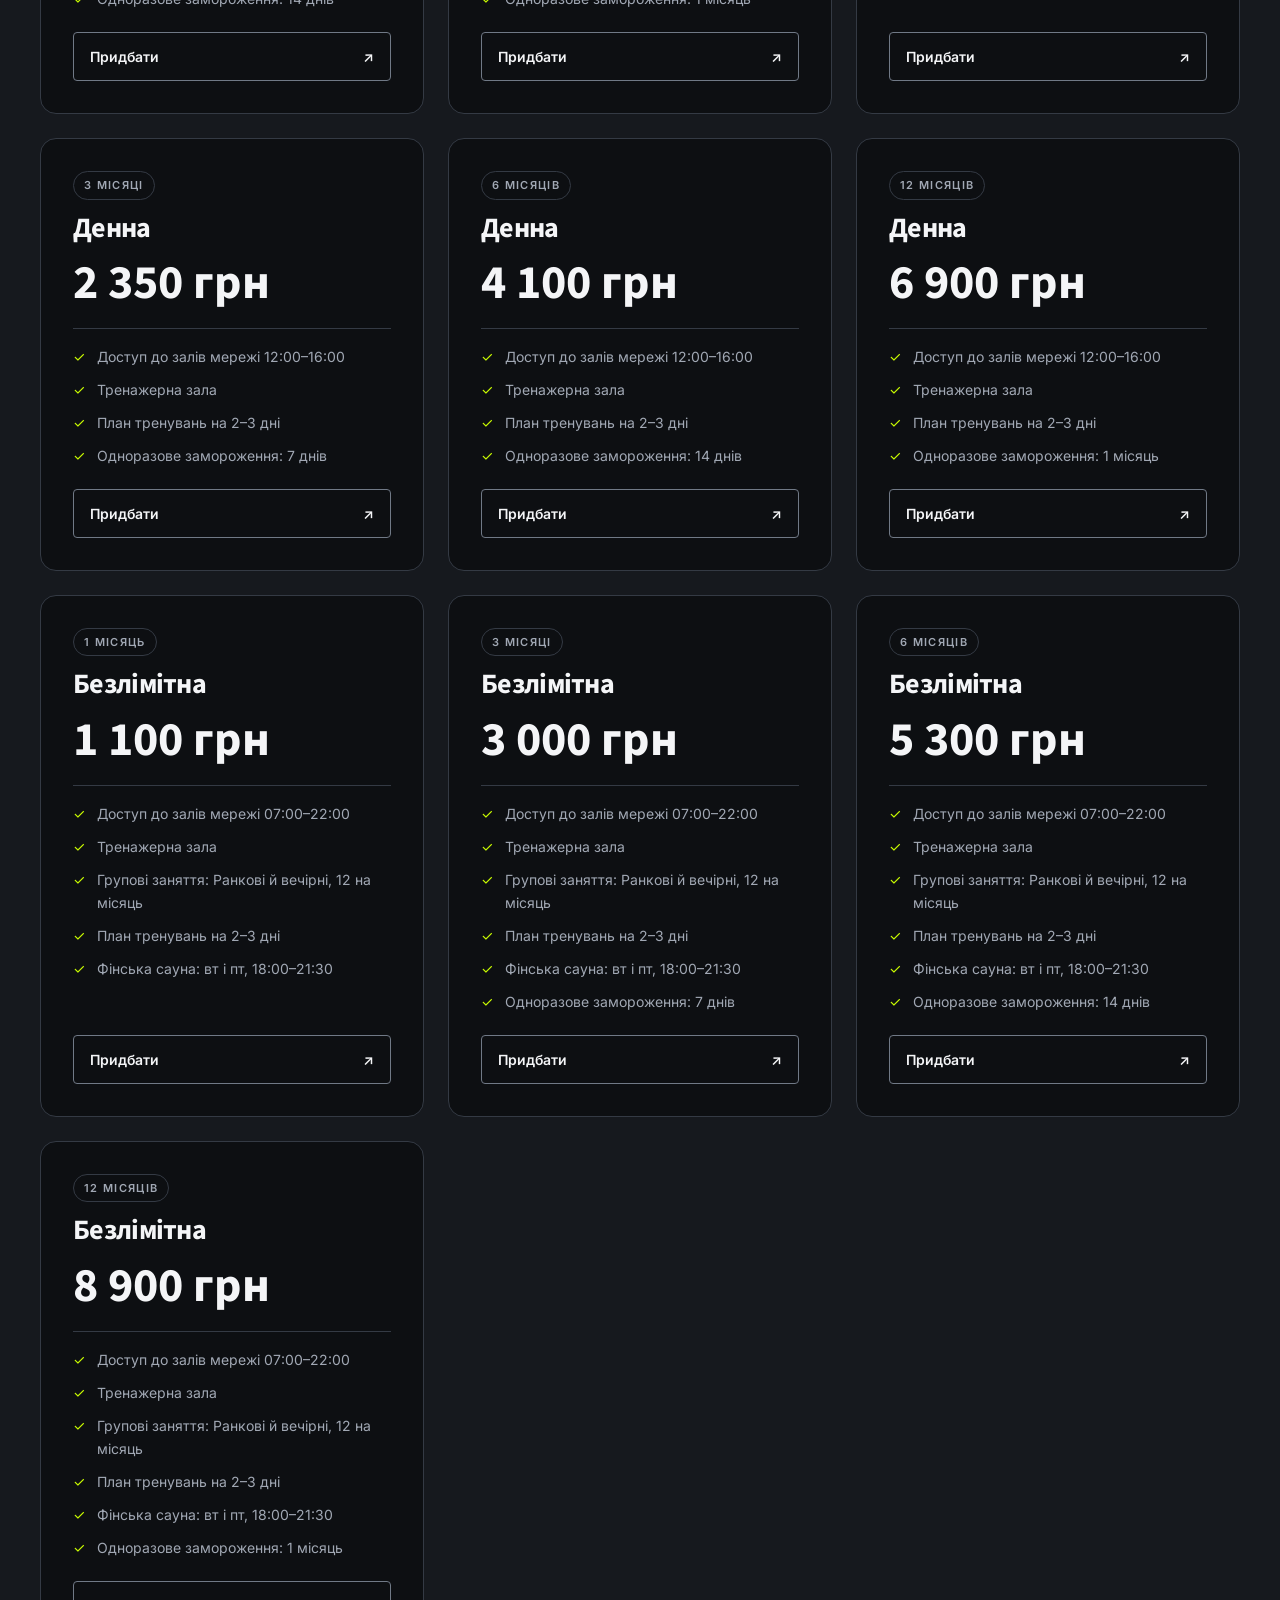
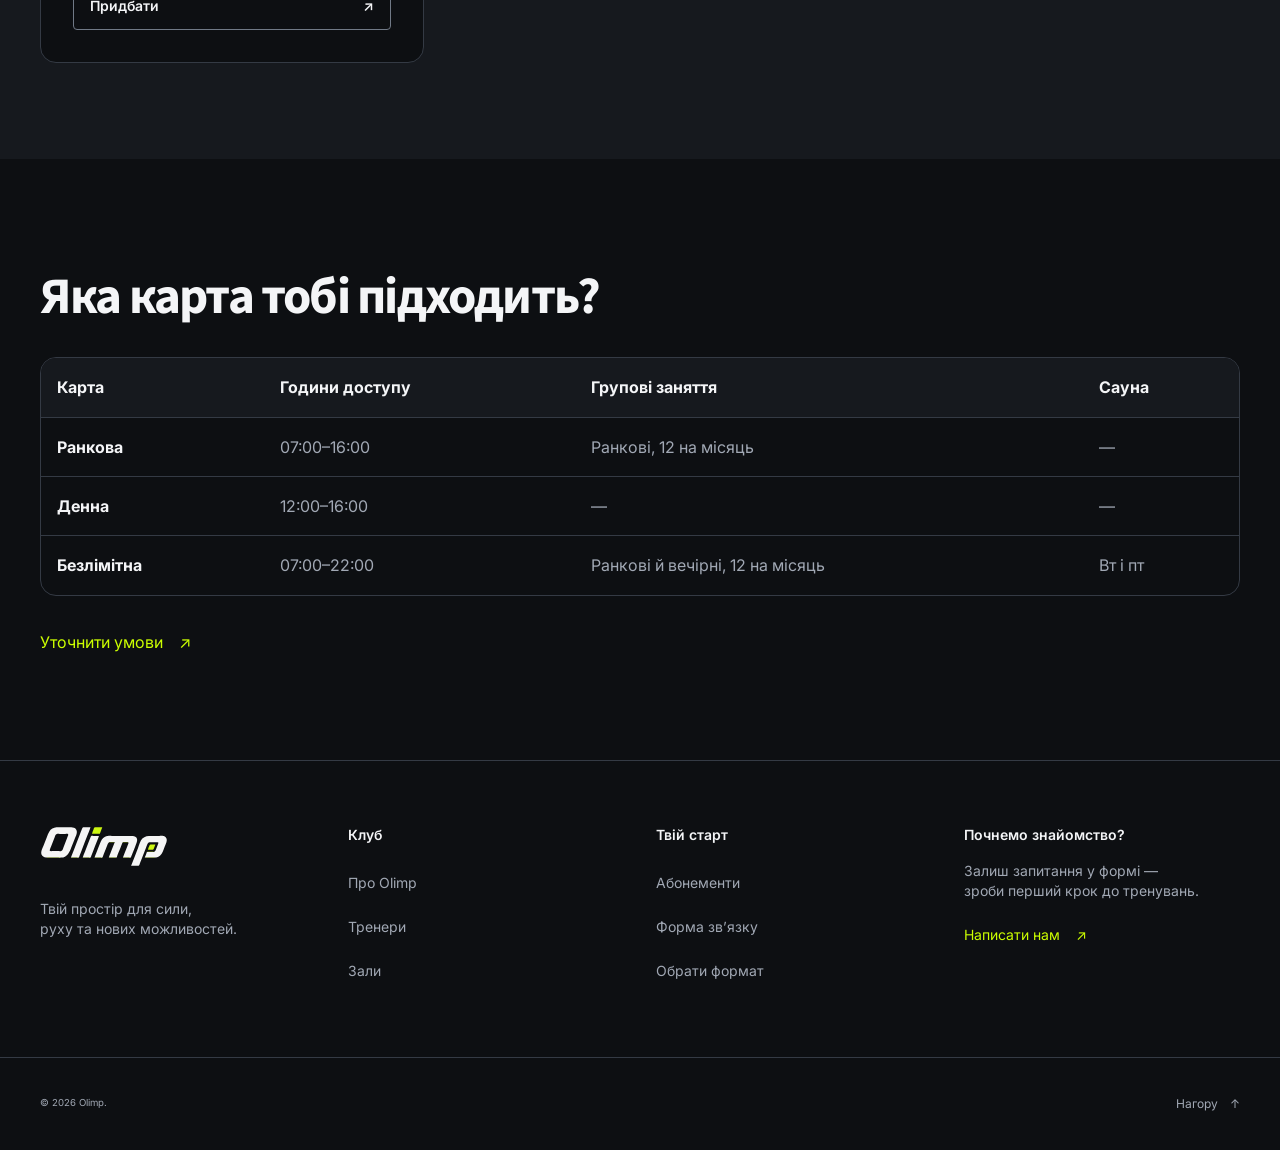
<file: memberships.html>
<!DOCTYPE html>

<html lang="uk">
<head>
<meta charset="utf-8"/>
<meta content="width=device-width, initial-scale=1.0" name="viewport"/>
<meta content="Клубні карти Olimp. Порівняй ціни й умови та обери абонемент від одного відвідування до року." name="description"/>
<meta content="#0d0f12" name="theme-color"/>
<script src="js/theme.js"></script>
<title>Абонементи | Olimp</title>
<link href="https://fonts.googleapis.com" rel="preconnect"/>
<link crossorigin="" href="https://fonts.gstatic.com" rel="preconnect"/>
<link href="https://fonts.googleapis.com/css2?family=Inter:wght@400;500;600;700&amp;family=Source+Sans+3:wght@600;700;800&amp;display=swap" rel="stylesheet"/>
<link href="assets/images/logo.svg" rel="icon" type="image/svg+xml"/>
<link href="css/icons.css" rel="stylesheet"/>
<link href="css/tailwind.css" rel="stylesheet"/><link href="css/style.css" rel="stylesheet"/>
<link href="css/memberships.css" rel="stylesheet"/>
<script defer src="js/menu.js"></script>
<script defer src="js/memberships.js"></script>
</head>
<body id="top">
<a class="skip-link" href="#main">Перейти до вмісту</a>
<header class="site-header border-b border-line">
<div class="container header-inner mx-auto w-full max-w-7xl px-5 md:px-8 xl:px-10 relative flex min-h-20 flex-wrap items-center justify-between gap-4 py-4 xl:min-h-24 xl:flex-nowrap">
<a aria-label="Olimp — головна" class="logo inline-flex min-h-11 shrink-0 items-center" href="index.html"><img alt="Olimp" class="h-auto w-28 object-contain xl:w-32" height="38" src="assets/images/logo.svg" width="124"/></a>
<nav aria-label="Основна навігація" class="hidden xl:block">
<ul class="nav-list flex flex-col gap-1 xl:flex-row xl:gap-5">
<li><a class="flex min-h-11 items-center text-sm text-muted transition-colors hover:text-accent focus-visible:text-accent aria-[current=page]:text-accent" href="index.html">Головна</a></li>
<li><a class="flex min-h-11 items-center text-sm text-muted transition-colors hover:text-accent focus-visible:text-accent aria-[current=page]:text-accent" href="about.html">Про клуб</a></li>
<li><a aria-current="page" class="flex min-h-11 items-center text-sm text-muted transition-colors hover:text-accent focus-visible:text-accent aria-[current=page]:text-accent" href="memberships.html">Абонементи</a></li>
<li><a class="flex min-h-11 items-center text-sm text-muted transition-colors hover:text-accent focus-visible:text-accent aria-[current=page]:text-accent" href="trainers.html">Тренери</a></li>
<li><a class="flex min-h-11 items-center text-sm text-muted transition-colors hover:text-accent focus-visible:text-accent aria-[current=page]:text-accent" href="clubs.html">Зали</a></li>
<li><a class="flex min-h-11 items-center text-sm text-muted transition-colors hover:text-accent focus-visible:text-accent aria-[current=page]:text-accent" href="contact.html">Контакти</a></li>
</ul>
</nav>
<a class="button button-small items-center justify-between gap-4 rounded border border-transparent bg-accent text-sm font-semibold text-ink transition duration-200 hover:-translate-y-0.5 hover:bg-accent-hover active:translate-y-0 focus-visible:outline-2 focus-visible:outline-offset-4 focus-visible:outline-focus disabled:cursor-not-allowed disabled:opacity-40 disabled:hover:translate-y-0 min-h-11 px-4 py-2.5 hidden xl:inline-flex" href="contact.html">Зв’язатися з нами <i aria-hidden="true" class="icon fa-arrow-up-right"></i></a>
<button class="theme-switch" type="button" hidden aria-label="Світла тема" aria-pressed="false" title="Світла тема"><span aria-hidden="true">☀</span></button>
<button aria-controls="mobile-menu" aria-expanded="false" aria-label="Відкрити меню" class="inline-flex min-h-11 items-center gap-3 rounded border border-line px-4 text-sm transition-colors hover:border-accent xl:hidden" id="menu-toggle" type="button"><span aria-hidden="true">☰</span><span>Меню</span></button><nav aria-label="Мобільна навігація" class="w-full border-t border-line pt-4 xl:hidden" hidden="" id="mobile-menu"><ul class="flex flex-col gap-1"><li><a class="flex min-h-11 items-center rounded px-3 text-sm text-muted transition-colors hover:bg-surface hover:text-accent aria-[current=page]:text-accent" href="index.html">Головна</a></li><li><a class="flex min-h-11 items-center rounded px-3 text-sm text-muted transition-colors hover:bg-surface hover:text-accent aria-[current=page]:text-accent" href="about.html">Про клуб</a></li><li><a aria-current="page" class="flex min-h-11 items-center rounded px-3 text-sm text-muted transition-colors hover:bg-surface hover:text-accent aria-[current=page]:text-accent" href="memberships.html">Абонементи</a></li><li><a class="flex min-h-11 items-center rounded px-3 text-sm text-muted transition-colors hover:bg-surface hover:text-accent aria-[current=page]:text-accent" href="trainers.html">Тренери</a></li><li><a class="flex min-h-11 items-center rounded px-3 text-sm text-muted transition-colors hover:bg-surface hover:text-accent aria-[current=page]:text-accent" href="clubs.html">Зали</a></li><li><a class="flex min-h-11 items-center rounded px-3 text-sm text-muted transition-colors hover:bg-surface hover:text-accent aria-[current=page]:text-accent" href="contact.html">Контакти</a></li></ul><a class="inline-flex min-h-13 items-center justify-between gap-4 rounded border border-transparent bg-accent px-6 py-3.5 text-sm font-semibold text-ink transition duration-200 hover:-translate-y-0.5 hover:bg-accent-hover active:translate-y-0 focus-visible:outline-2 focus-visible:outline-offset-4 focus-visible:outline-focus disabled:cursor-not-allowed disabled:opacity-40 disabled:hover:translate-y-0 mt-4 w-full" href="contact.html">Зв’язатися з нами <span aria-hidden="true">↗</span></a></nav></div>
</header>
<main id="main" tabindex="-1">
<section class="page-intro border-b border-line py-16">
  <div class="container mx-auto w-full max-w-7xl px-5 md:px-8 xl:px-10">
    <p class="eyebrow">OLIMP / АБОНЕМЕНТИ</p>
    <h1 class="mt-6 text-5xl lg:text-7xl">Обирай свій <span>ритм</span></h1>
    <p class="mt-6 max-w-2xl text-muted">Від одного заняття до року тренувань. Обери час відвідування, порівняй умови й знайди свою клубну карту.</p>
    <a class="membership-text-link mt-6" href="#compare">Порівняти формати <span aria-hidden="true">↓</span></a>
  </div>
</section>
<section aria-labelledby="memberships-title" class="section memberships py-16 lg:py-24 bg-surface" id="memberships">
  <div class="container mx-auto w-full max-w-7xl px-5 md:px-8 xl:px-10">
    <h2 class="mt-4" id="memberships-title">Знайди свій формат</h2>
    <div class="membership-toolbar">
      <div id="membership-filters" class="membership-filters" role="group" aria-label="Термін дії абонемента">
        <button type="button" data-period="all" aria-pressed="true">Усі</button>
        <button type="button" data-period="visit" aria-pressed="false">Разова</button>
        <button type="button" data-period="month" aria-pressed="false">Місяць</button>
        <button type="button" data-period="quarter" aria-pressed="false">Три місяці</button>
        <button type="button" data-period="half-year" aria-pressed="false">Півроку</button>
        <button type="button" data-period="year" aria-pressed="false">Рік</button>
      </div>
      <p id="membership-count" class="text-sm text-muted" role="status"></p>
    </div>
    <div id="membership-grid" class="plan-grid grid grid-cols-1 gap-6 sm:grid-cols-2 lg:grid-cols-3"></div>
    <noscript><p>Для перегляду каталогу увімкни JavaScript або відкрий <a class="membership-text-link" href="https://olimp-strong.com.ua/cards">офіційні клубні карти</a>.</p></noscript>
    <template id="membership-card">
      <article class="membership-card">
        <p class="eyebrow membership-duration"></p>
        <h3></h3>
        <p class="membership-price"></p>
        <ul class="feature-list"></ul>
        <button type="button" class="membership-buy">Придбати <span aria-hidden="true">↗</span></button>
      </article>
    </template>
  </div>
</section>
<section id="compare" class="py-16 lg:py-24" aria-labelledby="compare-title">
  <div class="container mx-auto w-full max-w-7xl px-5 md:px-8 xl:px-10">
    <h2 class="mt-4" id="compare-title">Яка карта тобі підходить?</h2>
    <div class="membership-table-wrap" role="region" aria-label="Порівняння клубних карт" tabindex="0">
      <table class="membership-table">
        <thead><tr><th scope="col">Карта</th><th scope="col">Години доступу</th><th scope="col">Групові заняття</th><th scope="col">Сауна</th></tr></thead>
        <tbody id="membership-comparison"></tbody>
      </table>
    </div>
    <a class="membership-text-link mt-6" href="contact.html">Уточнити умови <span aria-hidden="true">↗</span></a>
  </div>
</section>
<dialog id="purchase-dialog" class="purchase-dialog" aria-labelledby="purchase-title" aria-describedby="purchase-note">
  <button type="button" class="purchase-close" aria-label="Закрити вікно" autofocus>×</button>
  <p class="eyebrow">OLIMP / ОФОРМЛЕННЯ</p>
  <h2 id="purchase-title"></h2>
  <p id="purchase-price" class="purchase-price"></p>
  <p id="purchase-note" class="purchase-note">Демонстрація оформлення. Дані залишаються в браузері. Оплата через LiqPay доступна на сайті клубу.</p>
  <form id="purchase-form" method="dialog">
    <div class="purchase-fields">
      <div><label for="purchase-first-name">Ім’я <span aria-hidden="true">*</span></label><input id="purchase-first-name" autocomplete="given-name" required maxlength="80" pattern=".*\S.*" placeholder="Ім’я"/></div>
      <div><label for="purchase-last-name">Прізвище <span aria-hidden="true">*</span></label><input id="purchase-last-name" autocomplete="family-name" required maxlength="80" pattern=".*\S.*" placeholder="Прізвище"/></div>
      <div><label for="purchase-phone">Телефон <span aria-hidden="true">*</span></label><input id="purchase-phone" type="tel" autocomplete="tel" required maxlength="24" placeholder="099 123 45 67"/></div>
      <div><label for="purchase-email">Email <span aria-hidden="true">*</span></label><input id="purchase-email" type="email" autocomplete="email" required maxlength="120" placeholder="name@example.com"/></div>
      <div class="purchase-comment"><label for="purchase-comment">Коментар</label><textarea id="purchase-comment" rows="2" maxlength="500" placeholder="Додаткова інформація"></textarea></div>
    </div>
    <button type="submit" class="membership-buy mt-6">Підтвердити дані <span aria-hidden="true">↗</span></button>
  </form>
  <div id="purchase-confirmation" class="purchase-confirmation" hidden>
    <h3 tabindex="-1">Дані перевірено</h3>
    <p>Для оформлення обери цю карту в офіційному каталозі. Введені тут дані не передаються.</p>
    <a class="membership-buy" href="https://olimp-strong.com.ua/cards" target="_blank" rel="noopener">До офіційного каталогу <span aria-hidden="true">↗</span></a>
  </div>
</dialog>
</main>
<footer class="site-footer border-t border-line">
<div class="container footer-grid mx-auto w-full max-w-7xl px-5 md:px-8 xl:px-10 grid grid-cols-1 gap-8 py-16 md:grid-cols-2 lg:grid-cols-4">
<div class="footer-brand">
<a aria-label="Olimp — головна" class="logo inline-flex min-h-11 shrink-0 items-center" href="index.html"><img alt="Olimp" class="h-auto w-28 object-contain xl:w-32" height="38" src="assets/images/logo.svg" width="124"/></a>
<p class="text-sm text-muted mt-6">Твій простір для сили,<br/>руху та нових можливостей.</p>
</div>
<nav aria-label="Сторінки клубу">
<h2 class="mb-4 font-body text-sm font-semibold tracking-normal">Клуб</h2>
<ul class="m-0 list-none p-0">
<li><a class="inline-flex min-h-11 items-center text-sm text-muted transition-colors hover:text-accent" href="about.html">Про Olimp</a></li>
<li><a class="inline-flex min-h-11 items-center text-sm text-muted transition-colors hover:text-accent" href="trainers.html">Тренери</a></li>
<li><a class="inline-flex min-h-11 items-center text-sm text-muted transition-colors hover:text-accent" href="clubs.html">Зали</a></li>
</ul>
</nav>
<nav aria-label="Корисні посилання">
<h2 class="mb-4 font-body text-sm font-semibold tracking-normal">Твій старт</h2>
<ul class="m-0 list-none p-0">
<li><a class="inline-flex min-h-11 items-center text-sm text-muted transition-colors hover:text-accent" href="memberships.html">Абонементи</a></li>
<li><a class="inline-flex min-h-11 items-center text-sm text-muted transition-colors hover:text-accent" href="contact.html">Форма зв’язку</a></li>
<li><a class="inline-flex min-h-11 items-center text-sm text-muted transition-colors hover:text-accent" href="index.html#memberships">Обрати формат</a></li>
</ul>
</nav>
<div class="footer-note">
<h2 class="mb-4 font-body text-sm font-semibold tracking-normal">Почнемо знайомство?</h2>
<p class="text-sm text-muted">Залиш запитання у формі —<br/>зроби перший крок до тренувань.</p>
<a class="text-link inline-flex min-h-11 items-center gap-4 text-sm transition-colors hover:text-accent mt-3 text-accent" href="contact.html">Написати нам <span aria-hidden="true">↗</span></a>
</div>
</div>
<div class="container footer-bottom mx-auto w-full max-w-7xl px-5 md:px-8 xl:px-10 flex flex-wrap items-center justify-between gap-4 border-t border-line py-6 text-xs text-muted">
<small>© 2026 Olimp.</small><a class="inline-flex min-h-11 items-center gap-3" href="#top">Нагору <span aria-hidden="true">↑</span></a>
</div>
</footer>
</body>
</html>
</file>
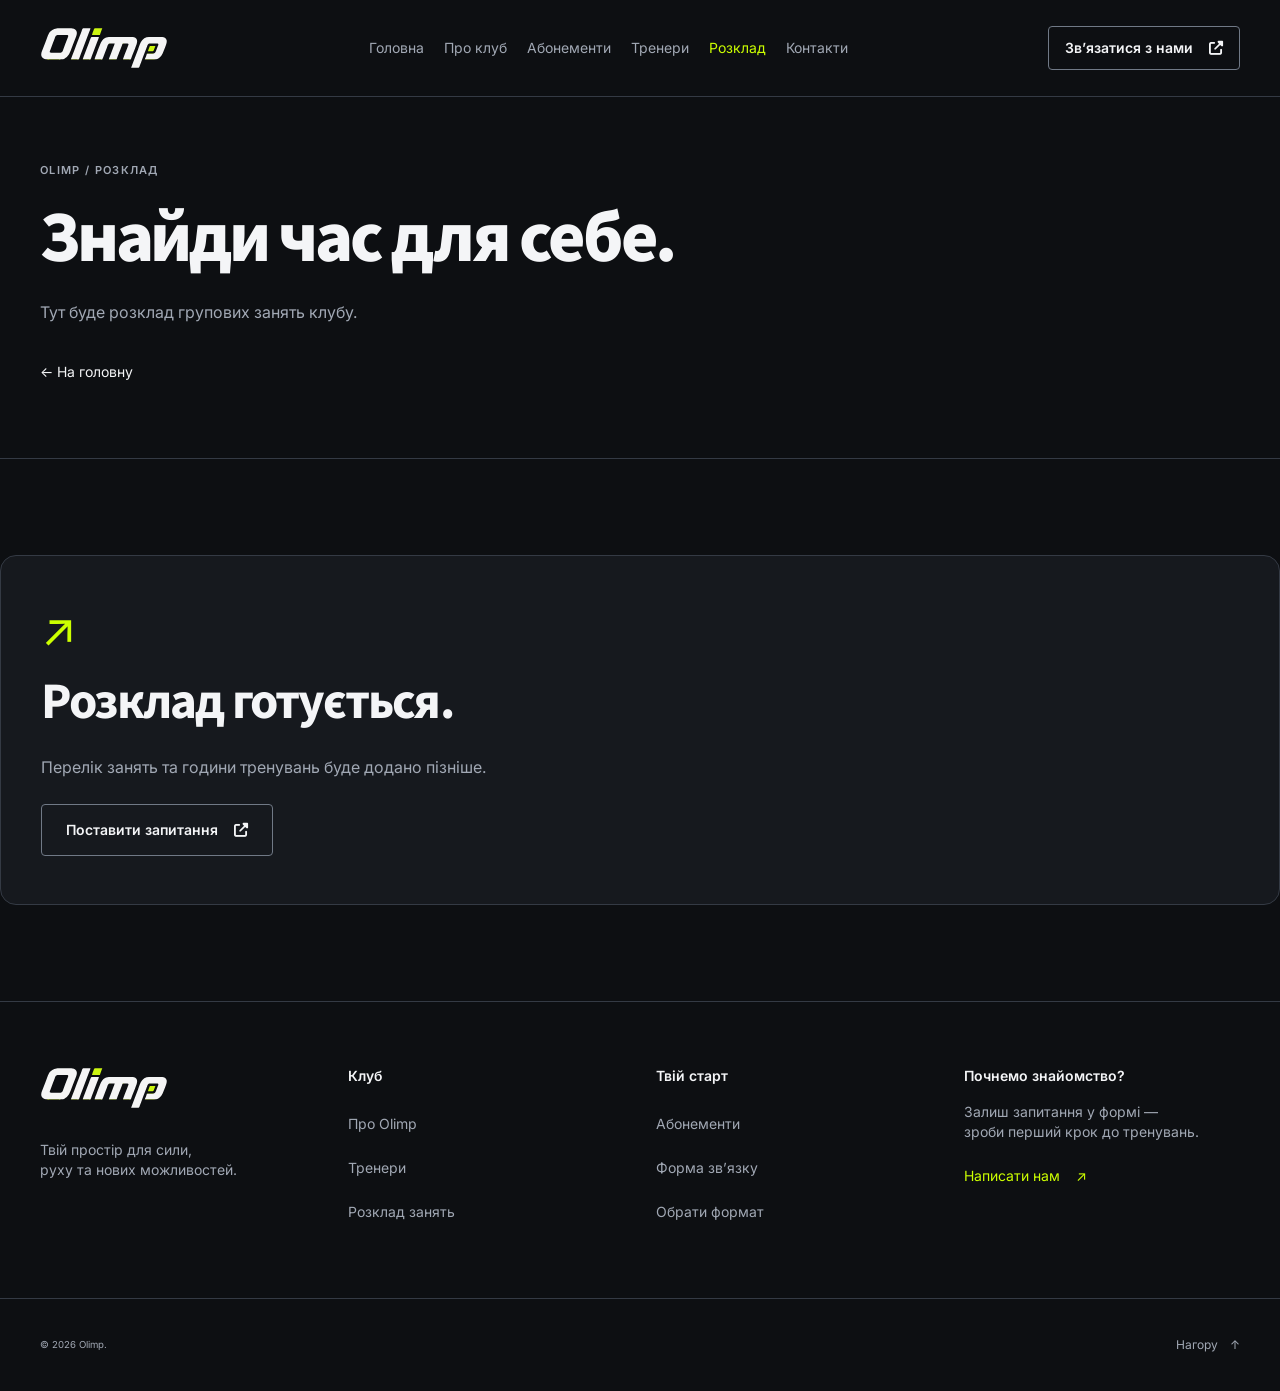
<file: schedule.html>
<!DOCTYPE html>

<html lang="uk">
<head>
<meta charset="utf-8"/>
<meta content="width=device-width, initial-scale=1.0" name="viewport"/>
<meta content="Olimp — фітнес у власному темпі. Абонементи, тренери та форма зв’язку." name="description"/>
<meta content="#0d0f12" name="theme-color"/>
<title>Розклад | Olimp</title>
<link href="https://fonts.googleapis.com" rel="preconnect"/>
<link crossorigin="" href="https://fonts.gstatic.com" rel="preconnect"/>
<link href="https://fonts.googleapis.com/css2?family=Inter:wght@400;500;600;700&amp;family=Source+Sans+3:wght@600;700;800&amp;display=swap" rel="stylesheet"/>
<link href="assets/images/logo.svg" rel="icon" type="image/svg+xml"/>
<link href="css/icons.css" rel="stylesheet"/>
<link href="css/tailwind.css" rel="stylesheet"/><link href="css/style.css" rel="stylesheet"/>
<script defer="" src="js/menu.js"></script></head>
<body id="top">
<a class="skip-link" href="#main">Перейти до вмісту</a>
<header class="site-header border-b border-line">
<div class="container header-inner mx-auto w-full max-w-7xl px-5 md:px-8 xl:px-10 relative flex min-h-20 flex-wrap items-center justify-between gap-4 py-4 xl:min-h-24 xl:flex-nowrap">
<a aria-label="Olimp — головна" class="logo inline-flex min-h-11 shrink-0 items-center" href="index.html"><img alt="Olimp" class="h-auto w-28 object-contain xl:w-32" height="38" src="assets/images/logo.svg" width="124"/></a>
<nav aria-label="Основна навігація" class="hidden xl:block">
<ul class="nav-list flex flex-col gap-1 xl:flex-row xl:gap-5">
<li><a class="flex min-h-11 items-center text-sm text-muted transition-colors hover:text-accent focus-visible:text-accent aria-[current=page]:text-accent" href="index.html">Головна</a></li>
<li><a class="flex min-h-11 items-center text-sm text-muted transition-colors hover:text-accent focus-visible:text-accent aria-[current=page]:text-accent" href="about.html">Про клуб</a></li>
<li><a class="flex min-h-11 items-center text-sm text-muted transition-colors hover:text-accent focus-visible:text-accent aria-[current=page]:text-accent" href="memberships.html">Абонементи</a></li>
<li><a class="flex min-h-11 items-center text-sm text-muted transition-colors hover:text-accent focus-visible:text-accent aria-[current=page]:text-accent" href="trainers.html">Тренери</a></li>
<li><a aria-current="page" class="flex min-h-11 items-center text-sm text-muted transition-colors hover:text-accent focus-visible:text-accent aria-[current=page]:text-accent" href="schedule.html">Розклад</a></li>
<li><a class="flex min-h-11 items-center text-sm text-muted transition-colors hover:text-accent focus-visible:text-accent aria-[current=page]:text-accent" href="contact.html">Контакти</a></li>
</ul>
</nav>
<a class="button button-small items-center justify-between gap-4 rounded border border-transparent bg-accent text-sm font-semibold text-ink transition duration-200 hover:-translate-y-0.5 hover:bg-accent-hover active:translate-y-0 focus-visible:outline-2 focus-visible:outline-offset-4 focus-visible:outline-focus disabled:cursor-not-allowed disabled:opacity-40 disabled:hover:translate-y-0 min-h-11 px-4 py-2.5 hidden xl:inline-flex" href="contact.html">Зв’язатися з нами <i aria-hidden="true" class="icon fa-arrow-up-right"></i></a>
<button aria-controls="mobile-menu" aria-expanded="false" aria-label="Відкрити меню" class="inline-flex min-h-11 items-center gap-3 rounded border border-line px-4 text-sm transition-colors hover:border-accent xl:hidden" id="menu-toggle" type="button"><span aria-hidden="true">☰</span><span>Меню</span></button><nav aria-label="Мобільна навігація" class="w-full border-t border-line pt-4 xl:hidden" hidden="" id="mobile-menu"><ul class="flex flex-col gap-1"><li><a class="flex min-h-11 items-center rounded px-3 text-sm text-muted transition-colors hover:bg-surface hover:text-accent aria-[current=page]:text-accent" href="index.html">Головна</a></li><li><a class="flex min-h-11 items-center rounded px-3 text-sm text-muted transition-colors hover:bg-surface hover:text-accent aria-[current=page]:text-accent" href="about.html">Про клуб</a></li><li><a class="flex min-h-11 items-center rounded px-3 text-sm text-muted transition-colors hover:bg-surface hover:text-accent aria-[current=page]:text-accent" href="memberships.html">Абонементи</a></li><li><a class="flex min-h-11 items-center rounded px-3 text-sm text-muted transition-colors hover:bg-surface hover:text-accent aria-[current=page]:text-accent" href="trainers.html">Тренери</a></li><li><a aria-current="page" class="flex min-h-11 items-center rounded px-3 text-sm text-muted transition-colors hover:bg-surface hover:text-accent aria-[current=page]:text-accent" href="schedule.html">Розклад</a></li><li><a class="flex min-h-11 items-center rounded px-3 text-sm text-muted transition-colors hover:bg-surface hover:text-accent aria-[current=page]:text-accent" href="contact.html">Контакти</a></li></ul><a class="inline-flex min-h-13 items-center justify-between gap-4 rounded border border-transparent bg-accent px-6 py-3.5 text-sm font-semibold text-ink transition duration-200 hover:-translate-y-0.5 hover:bg-accent-hover active:translate-y-0 focus-visible:outline-2 focus-visible:outline-offset-4 focus-visible:outline-focus disabled:cursor-not-allowed disabled:opacity-40 disabled:hover:translate-y-0 mt-4 w-full" href="contact.html">Зв’язатися з нами <span aria-hidden="true">↗</span></a></nav></div>
</header>
<main id="main" tabindex="-1">
<section class="page-intro border-b border-line py-16">
<div class="container mx-auto w-full max-w-7xl px-5 md:px-8 xl:px-10">
<p class="eyebrow">OLIMP / РОЗКЛАД</p>
<h1 class="mt-6 text-5xl lg:text-7xl">Знайди час для себе.</h1>
<p class="mt-6 max-w-2xl text-muted">Тут буде розклад групових занять клубу.</p>
<a class="text-link inline-flex min-h-11 items-center gap-4 text-sm transition-colors hover:text-accent mt-6" href="index.html">← На головну</a>
</div>
</section>
<section class="section py-16 lg:py-24">
<div class="container placeholder-panel mx-auto w-full max-w-7xl px-5 md:px-8 xl:px-10 rounded-2xl border border-line bg-surface p-6 md:p-12">
<span aria-hidden="true" class="placeholder-symbol text-5xl text-accent">↗</span>
<h2 class="mt-6">Розклад готується.</h2>
<p class="mt-6 max-w-xl text-muted">Перелік занять та години тренувань буде додано пізніше.</p>
<a class="button inline-flex min-h-13 items-center justify-between gap-4 rounded border border-transparent bg-accent px-6 py-3.5 text-sm font-semibold text-ink transition duration-200 hover:-translate-y-0.5 hover:bg-accent-hover active:translate-y-0 focus-visible:outline-2 focus-visible:outline-offset-4 focus-visible:outline-focus disabled:cursor-not-allowed disabled:opacity-40 disabled:hover:translate-y-0 mt-6" href="contact.html">Поставити запитання <i aria-hidden="true" class="icon fa-arrow-up-right"></i></a>
</div>
</section>
</main>
<footer class="site-footer border-t border-line">
<div class="container footer-grid mx-auto w-full max-w-7xl px-5 md:px-8 xl:px-10 grid grid-cols-1 gap-8 py-16 md:grid-cols-2 lg:grid-cols-4">
<div class="footer-brand">
<a aria-label="Olimp — головна" class="logo inline-flex min-h-11 shrink-0 items-center" href="index.html"><img alt="Olimp" class="h-auto w-28 object-contain xl:w-32" height="38" src="assets/images/logo.svg" width="124"/></a>
<p class="text-sm text-muted mt-6">Твій простір для сили,<br/>руху та нових можливостей.</p>
</div>
<nav aria-label="Сторінки клубу">
<h2 class="mb-4 font-body text-sm font-semibold tracking-normal">Клуб</h2>
<ul class="m-0 list-none p-0">
<li><a class="inline-flex min-h-11 items-center text-sm text-muted transition-colors hover:text-accent" href="about.html">Про Olimp</a></li>
<li><a class="inline-flex min-h-11 items-center text-sm text-muted transition-colors hover:text-accent" href="trainers.html">Тренери</a></li>
<li><a class="inline-flex min-h-11 items-center text-sm text-muted transition-colors hover:text-accent" href="schedule.html">Розклад занять</a></li>
</ul>
</nav>
<nav aria-label="Корисні посилання">
<h2 class="mb-4 font-body text-sm font-semibold tracking-normal">Твій старт</h2>
<ul class="m-0 list-none p-0">
<li><a class="inline-flex min-h-11 items-center text-sm text-muted transition-colors hover:text-accent" href="memberships.html">Абонементи</a></li>
<li><a class="inline-flex min-h-11 items-center text-sm text-muted transition-colors hover:text-accent" href="contact.html">Форма зв’язку</a></li>
<li><a class="inline-flex min-h-11 items-center text-sm text-muted transition-colors hover:text-accent" href="index.html#memberships">Обрати формат</a></li>
</ul>
</nav>
<div class="footer-note">
<h2 class="mb-4 font-body text-sm font-semibold tracking-normal">Почнемо знайомство?</h2>
<p class="text-sm text-muted">Залиш запитання у формі —<br/>зроби перший крок до тренувань.</p>
<a class="text-link inline-flex min-h-11 items-center gap-4 text-sm transition-colors hover:text-accent mt-3 text-accent" href="contact.html">Написати нам <span aria-hidden="true">↗</span></a>
</div>
</div>
<div class="container footer-bottom mx-auto w-full max-w-7xl px-5 md:px-8 xl:px-10 flex flex-wrap items-center justify-between gap-4 border-t border-line py-6 text-xs text-muted">
<small>© 2026 Olimp.</small><a class="inline-flex min-h-11 items-center gap-3" href="#top">Нагору <span aria-hidden="true">↑</span></a>
</div>
</footer>
</body>
</html>
</file>
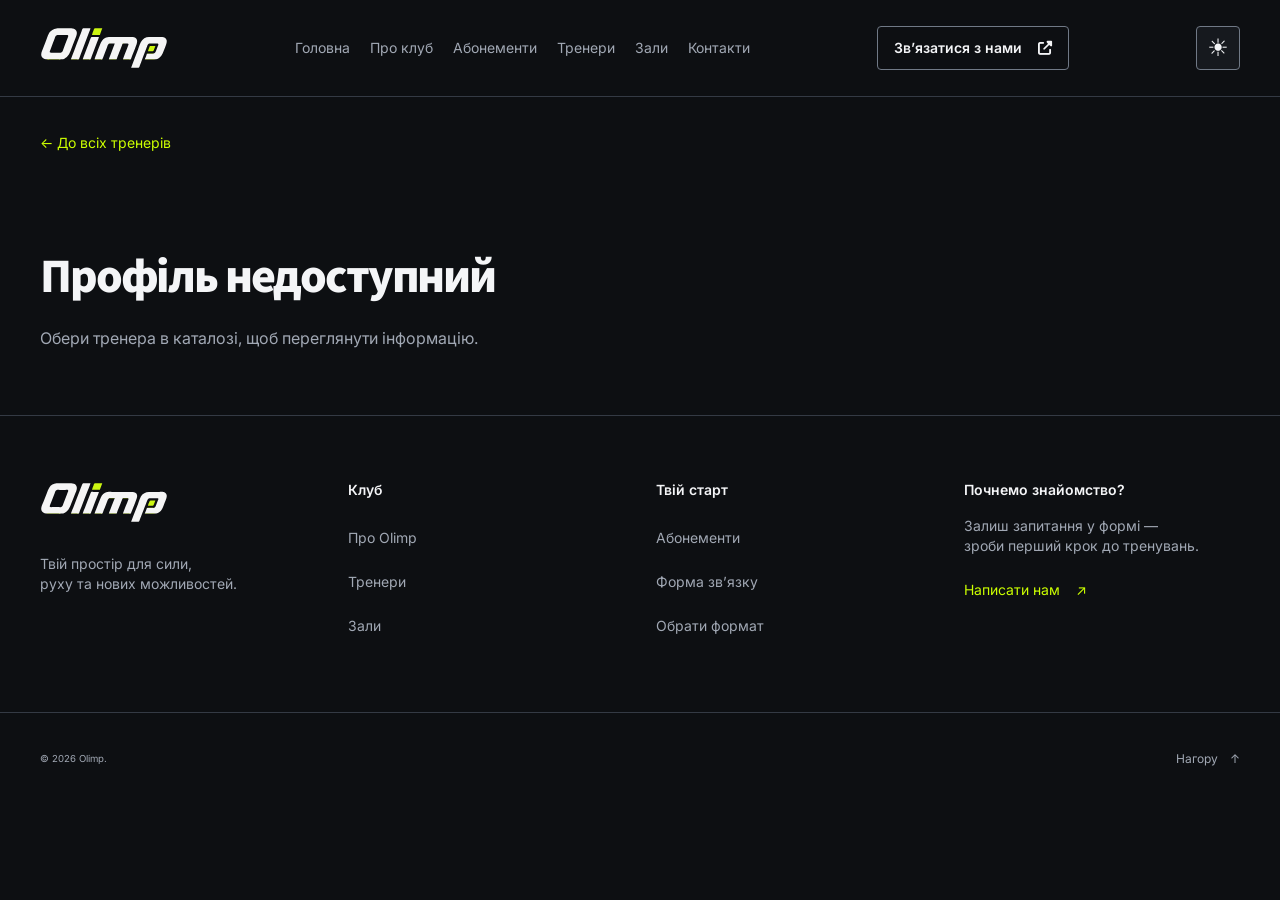
<file: trainer.html>
<!DOCTYPE html>

<html lang="uk">
<head>
<meta charset="utf-8"/>
<meta content="width=device-width, initial-scale=1.0" name="viewport"/>
<meta content="Профіль тренера, спеціалізація, види занять і кваліфікація. Навчальний проєкт Olimp." name="description"/>
<meta content="#0d0f12" name="theme-color"/>
<script src="js/theme.js"></script>
<title>Профіль тренера | Olimp</title>
<link href="https://fonts.googleapis.com" rel="preconnect"/>
<link crossorigin="" href="https://fonts.gstatic.com" rel="preconnect"/>
<link href="https://fonts.googleapis.com/css2?family=Inter:wght@400;500;600;700&amp;family=Source+Sans+3:wght@600;700;800&amp;display=swap" rel="stylesheet"/>
<link href="assets/images/logo.svg" rel="icon" type="image/svg+xml"/>
<link href="css/icons.css" rel="stylesheet"/>
<link href="css/tailwind.css" rel="stylesheet"/><link href="css/style.css" rel="stylesheet"/>
<link href="css/trainers.css" rel="stylesheet"/>
<script defer src="js/menu.js"></script>
<script defer src="js/clubs-data.js"></script>
<script defer src="js/trainers-data.js"></script>
<script defer src="js/trainers.js"></script>
</head>
<body id="top">
<a class="skip-link" href="#main">Перейти до вмісту</a>
<header class="site-header border-b border-line">
<div class="container header-inner mx-auto w-full max-w-7xl px-5 md:px-8 xl:px-10 relative flex min-h-20 flex-wrap items-center justify-between gap-4 py-4 xl:min-h-24 xl:flex-nowrap">
<a aria-label="Olimp — головна" class="logo inline-flex min-h-11 shrink-0 items-center" href="index.html"><img alt="Olimp" class="h-auto w-28 object-contain xl:w-32" height="38" src="assets/images/logo.svg" width="124"/></a>
<nav aria-label="Основна навігація" class="hidden xl:block">
<ul class="nav-list flex flex-col gap-1 xl:flex-row xl:gap-5">
<li><a class="flex min-h-11 items-center text-sm text-muted transition-colors hover:text-accent focus-visible:text-accent aria-[current=page]:text-accent" href="index.html">Головна</a></li>
<li><a class="flex min-h-11 items-center text-sm text-muted transition-colors hover:text-accent focus-visible:text-accent aria-[current=page]:text-accent" href="about.html">Про клуб</a></li>
<li><a class="flex min-h-11 items-center text-sm text-muted transition-colors hover:text-accent focus-visible:text-accent aria-[current=page]:text-accent" href="memberships.html">Абонементи</a></li>
<li><a class="flex min-h-11 items-center text-sm text-muted transition-colors hover:text-accent focus-visible:text-accent aria-[current=page]:text-accent" href="trainers.html">Тренери</a></li>
<li><a class="flex min-h-11 items-center text-sm text-muted transition-colors hover:text-accent focus-visible:text-accent aria-[current=page]:text-accent" href="clubs.html">Зали</a></li>
<li><a class="flex min-h-11 items-center text-sm text-muted transition-colors hover:text-accent focus-visible:text-accent aria-[current=page]:text-accent" href="contact.html">Контакти</a></li>
</ul>
</nav>
<a class="button button-small items-center justify-between gap-4 rounded border border-transparent bg-accent text-sm font-semibold text-ink transition duration-200 hover:-translate-y-0.5 hover:bg-accent-hover active:translate-y-0 focus-visible:outline-2 focus-visible:outline-offset-4 focus-visible:outline-focus disabled:cursor-not-allowed disabled:opacity-40 disabled:hover:translate-y-0 min-h-11 px-4 py-2.5 hidden xl:inline-flex" href="contact.html">Зв’язатися з нами <i aria-hidden="true" class="icon fa-arrow-up-right"></i></a>
<button class="theme-switch" type="button" hidden aria-label="Світла тема" aria-pressed="false" title="Світла тема"><span aria-hidden="true">☀</span></button>
<button aria-controls="mobile-menu" aria-expanded="false" aria-label="Відкрити меню" class="inline-flex min-h-11 items-center gap-3 rounded border border-line px-4 text-sm transition-colors hover:border-accent xl:hidden" id="menu-toggle" type="button"><span aria-hidden="true">☰</span><span>Меню</span></button><nav aria-label="Мобільна навігація" class="w-full border-t border-line pt-4 xl:hidden" hidden="" id="mobile-menu"><ul class="flex flex-col gap-1"><li><a class="flex min-h-11 items-center rounded px-3 text-sm text-muted transition-colors hover:bg-surface hover:text-accent aria-[current=page]:text-accent" href="index.html">Головна</a></li><li><a class="flex min-h-11 items-center rounded px-3 text-sm text-muted transition-colors hover:bg-surface hover:text-accent aria-[current=page]:text-accent" href="about.html">Про клуб</a></li><li><a class="flex min-h-11 items-center rounded px-3 text-sm text-muted transition-colors hover:bg-surface hover:text-accent aria-[current=page]:text-accent" href="memberships.html">Абонементи</a></li><li><a class="flex min-h-11 items-center rounded px-3 text-sm text-muted transition-colors hover:bg-surface hover:text-accent aria-[current=page]:text-accent" href="trainers.html">Тренери</a></li><li><a class="flex min-h-11 items-center rounded px-3 text-sm text-muted transition-colors hover:bg-surface hover:text-accent aria-[current=page]:text-accent" href="clubs.html">Зали</a></li><li><a class="flex min-h-11 items-center rounded px-3 text-sm text-muted transition-colors hover:bg-surface hover:text-accent aria-[current=page]:text-accent" href="contact.html">Контакти</a></li></ul><a class="inline-flex min-h-13 items-center justify-between gap-4 rounded border border-transparent bg-accent px-6 py-3.5 text-sm font-semibold text-ink transition duration-200 hover:-translate-y-0.5 hover:bg-accent-hover active:translate-y-0 focus-visible:outline-2 focus-visible:outline-offset-4 focus-visible:outline-focus disabled:cursor-not-allowed disabled:opacity-40 disabled:hover:translate-y-0 mt-4 w-full" href="contact.html">Зв’язатися з нами <span aria-hidden="true">↗</span></a></nav></div>
</header>
<main id="main" tabindex="-1">
<div class="container mx-auto w-full max-w-7xl px-5 md:px-8 xl:px-10">
  <a class="trainer-back" href="trainers.html">← До всіх тренерів</a>
  <article id="trainer-profile" hidden>
    <header class="trainer-profile-header">
      <img class="trainer-portrait trainer-profile-photo" alt=""/>
      <div>
        <p class="eyebrow" data-trainer-field="type"></p>
        <h1 data-trainer-field="name"></h1>
        <p class="trainer-profile-location" data-trainer-field="location"></p>
        <p class="trainer-bio" data-trainer-field="about"></p>
      </div>
    </header>
    <div class="trainer-detail-grid"></div>
    <section class="trainer-detail trainer-club">
      <p class="eyebrow">ЛОКАЦІЯ</p>
      <h2 data-trainer-field="club"></h2>
      <p data-trainer-field="address"></p>
      <a id="trainer-club-map" class="trainer-back mt-3">Показати зал на карті <span aria-hidden="true">↗</span></a>
    </section>
  </article>
  <section id="trainer-unavailable" class="py-16" hidden>
    <h1 class="text-5xl">Профіль недоступний</h1>
    <p class="mt-6 text-muted">Обери тренера в каталозі, щоб переглянути інформацію.</p>
  </section>
  <noscript><p class="py-16">Щоб відкрити профіль, увімкни JavaScript або переглянь <a href="https://totalfitness.com.ua/trainers/">каталог Total Fitness</a>.</p></noscript>
  <template id="trainer-detail-section">
    <section class="trainer-detail"><h2></h2><ul class="feature-list"></ul></section>
  </template>
</div>
</main>
<footer class="site-footer border-t border-line">
<div class="container footer-grid mx-auto w-full max-w-7xl px-5 md:px-8 xl:px-10 grid grid-cols-1 gap-8 py-16 md:grid-cols-2 lg:grid-cols-4">
<div class="footer-brand">
<a aria-label="Olimp — головна" class="logo inline-flex min-h-11 shrink-0 items-center" href="index.html"><img alt="Olimp" class="h-auto w-28 object-contain xl:w-32" height="38" src="assets/images/logo.svg" width="124"/></a>
<p class="text-sm text-muted mt-6">Твій простір для сили,<br/>руху та нових можливостей.</p>
</div>
<nav aria-label="Сторінки клубу">
<h2 class="mb-4 font-body text-sm font-semibold tracking-normal">Клуб</h2>
<ul class="m-0 list-none p-0">
<li><a class="inline-flex min-h-11 items-center text-sm text-muted transition-colors hover:text-accent" href="about.html">Про Olimp</a></li>
<li><a class="inline-flex min-h-11 items-center text-sm text-muted transition-colors hover:text-accent" href="trainers.html">Тренери</a></li>
<li><a class="inline-flex min-h-11 items-center text-sm text-muted transition-colors hover:text-accent" href="clubs.html">Зали</a></li>
</ul>
</nav>
<nav aria-label="Корисні посилання">
<h2 class="mb-4 font-body text-sm font-semibold tracking-normal">Твій старт</h2>
<ul class="m-0 list-none p-0">
<li><a class="inline-flex min-h-11 items-center text-sm text-muted transition-colors hover:text-accent" href="memberships.html">Абонементи</a></li>
<li><a class="inline-flex min-h-11 items-center text-sm text-muted transition-colors hover:text-accent" href="contact.html">Форма зв’язку</a></li>
<li><a class="inline-flex min-h-11 items-center text-sm text-muted transition-colors hover:text-accent" href="index.html#memberships">Обрати формат</a></li>
</ul>
</nav>
<div class="footer-note">
<h2 class="mb-4 font-body text-sm font-semibold tracking-normal">Почнемо знайомство?</h2>
<p class="text-sm text-muted">Залиш запитання у формі —<br/>зроби перший крок до тренувань.</p>
<a class="text-link inline-flex min-h-11 items-center gap-4 text-sm transition-colors hover:text-accent mt-3 text-accent" href="contact.html">Написати нам <span aria-hidden="true">↗</span></a>
</div>
</div>
<div class="container footer-bottom mx-auto w-full max-w-7xl px-5 md:px-8 xl:px-10 flex flex-wrap items-center justify-between gap-4 border-t border-line py-6 text-xs text-muted">
<small>© 2026 Olimp.</small><a class="inline-flex min-h-11 items-center gap-3" href="#top">Нагору <span aria-hidden="true">↑</span></a>
</div>
</footer>
</body>
</html>
</file>
<file: css/style.css>
@layer base {
/* Olimp Lab 6: brand typography, triptych crop, form controls and complex selectors. */
:root {

  --color-background: #0d0f12;
  --color-surface: #16191e;
  --color-surface-raised: #1e2229;
  --color-text: #f4f5f7;
  --color-muted: #a1a8b4;
  --color-accent: #ccff00;
  --color-accent-hover: #dcff52;
  --color-focus: #00f0ff;
  --color-border: #343a44;
  --color-input-border: #707986;

  --font-body: "Inter", system-ui, sans-serif;
  --font-heading: "Source Sans 3", system-ui, sans-serif;

  --space-2: 0.5rem;
  --space-3: 0.75rem;
  --space-4: 1rem;
  --space-6: 1.5rem;
  --space-8: 2rem;
  --space-12: 3rem;
  --space-16: 4rem;
  --space-24: 6rem;

  --radius-button: 0.25rem;
  --radius-card: 1rem;
  --container: 80rem;
  --transition: 180ms ease;
}
*,
*::before,
*::after {
  box-sizing: border-box;
}
html {
  scroll-behavior: smooth;
  scroll-padding-top: var(--space-6);
}
body {
  margin: 0;
  background: var(--color-background);
  color: var(--color-text);
  font: 400 1rem/1.65 var(--font-body);
}
h1,
h2,
h3,
p,
figure {
  margin: 0;
}
h1,
h2,
h3 {
  font-family: var(--font-heading);
  font-weight: 700;
  line-height: 1.05;
}
h1 {
  font-size: clamp(3.75rem, 6.5vw, 6.5rem);
  font-weight: 800;
  letter-spacing: -0.045em;
}
h2 {
  font-size: clamp(2.5rem, 4vw, 3.75rem);
  letter-spacing: -0.035em;
}
h3 {
  font-size: 1.75rem;
  letter-spacing: -0.025em;
}
p {
  text-wrap: pretty;
}
a {
  color: inherit;
  text-decoration: none;
}
img {
  display: block;
  max-width: 100%;
  height: auto;
}
button,
input,
select,
textarea {
  font: inherit;
}
button,
select {
  cursor: pointer;
}
button,
a,
input,
select,
textarea {
  touch-action: manipulation;
}
:focus-visible {
  outline: 3px solid var(--color-focus);
  outline-offset: 5px;
}
main:focus {
  outline: none;
}
.eyebrow {
  font-size: 0.6875rem;
  font-weight: 600;
  letter-spacing: 0.12em;
  text-transform: uppercase;
  color: var(--color-muted);
}
.skip-link {
  position: absolute;
  z-index: 10;
  top: -6rem;
  left: var(--space-4);
  padding: var(--space-4);
  background: var(--color-accent);
  color: var(--color-background);
}
.skip-link:focus {
  top: var(--space-4);
}
.icon {
  font-size: 1em;
  flex-shrink: 0;
}
h1 span,
.contact h2 span {
  color: var(--color-accent);
}
.feature-list li::before {
  content: "✓";
  color: var(--color-accent);
  margin-right: var(--space-3);
}
.trainer-photo {

  background-image: url("../assets/images/trainers-team.png");
  background-size: 300% auto;
  background-repeat: no-repeat;
  background-position-y: top;
  background-color: var(--color-surface);
}
.trainer-one {
  background-position-x: left;
}
.trainer-two {
  background-position-x: center;
}
.trainer-three {
  background-position-x: right;
}
label {
  display: block;
  margin-bottom: var(--space-2);
  font-size: 0.8125rem;
}
label span {
  color: var(--color-accent);
}
input,
select,
textarea {
  width: 100%;
  min-height: 50px;
  padding: 0.75rem var(--space-4);
  border: 1px solid var(--color-input-border);
  border-radius: var(--radius-button);
  background: var(--color-surface);
  color: var(--color-text);
  font-size: 0.8125rem;
  color-scheme: inherit;
}
input::placeholder,
textarea::placeholder {
  color: var(--color-muted);
  opacity: 1;
}
textarea {
  display: block;
  resize: vertical;
  min-height: 120px;
}
@media (prefers-reduced-motion: reduce) {
  html {
    scroll-behavior: auto;
  }
  *,
  *::before,
  *::after {
    transition: none !important;
  }
}
[hidden] { display: none !important; }
[aria-current="page"] { color: var(--color-accent); }
.eyebrow.text-accent { color: var(--color-accent); }

}

/* Keep the resting border subtle and use the brand accent for interaction. */
:is(.plan-card, .membership-card) {
  border: 1px solid var(--card-accent, var(--color-border));
  box-shadow: inset 0 3px 0 var(--card-accent, transparent);
  transition: border-color var(--transition), box-shadow var(--transition);
}
:is(.plan-card .eyebrow, .membership-duration) {
  color: var(--card-accent, var(--color-muted));
  transition: color var(--transition);
}
:is(.button, .about-button, .membership-buy, #mobile-menu > a, #menu-toggle) {
  border: 1px solid var(--button-fill, var(--card-accent, var(--color-input-border)));
  background-color: var(--button-fill, var(--card-accent, transparent));
  color: var(--button-text, var(--card-button-text, var(--color-text)));
  transition: background-color var(--transition), border-color var(--transition),
    color var(--transition), translate var(--transition);
}
:is(.plan-card, .membership-card):has(:focus-visible) {
  --card-accent: var(--color-accent);
  --card-button-text: var(--color-background);
}
:is(.button, .about-button, .membership-buy, #mobile-menu > a, #menu-toggle):not(:disabled):focus-visible {
  --button-fill: var(--color-accent);
  --button-text: var(--color-background);
}
@media (hover: hover) {
  :is(.plan-card, .membership-card):hover {
    --card-accent: var(--color-accent);
    --card-button-text: var(--color-background);
  }
  :is(.button, .about-button, .membership-buy, #mobile-menu > a, #menu-toggle):not(:disabled):hover {
    --button-fill: var(--color-accent);
    --button-text: var(--color-background);
  }
}
@media (prefers-reduced-motion: reduce) {
  .button {
    translate: none;
  }
}

:root {
  color-scheme: dark;
  --feedback-error: #ff9090;
  --feedback-valid: #7dda9a;
}
:root[data-theme="light"] {
  color-scheme: light;
  --color-background: #f8faf5;
  --color-surface: #fff;
  --color-surface-raised: #eaf0e4;
  --color-text: #172016;
  --color-muted: #505d4f;
  --color-accent: #496400;
  --color-accent-hover: #395000;
  --color-focus: #006e78;
  --color-border: #cad3c4;
  --color-input-border: #788474;
  --color-ink: var(--color-background);
  --color-paper: var(--color-text);
  --color-raised: var(--color-surface-raised);
  --color-line: var(--color-border);
  --color-input: var(--color-input-border);
  --feedback-error: #a22827;
  --feedback-valid: #327343;
}
[data-theme="light"] img[src$="/logo.svg"] {
  filter: brightness(0);
}
.theme-switch {
  display: inline-grid;
  width: 2.75rem;
  height: 2.75rem;
  flex: none;
  place-items: center;
  padding: 0;
  border: 1px solid var(--color-input-border);
  border-radius: var(--radius-button);
  background: var(--color-surface);
  color: var(--color-text);
  font: 1.5rem/1 system-ui, sans-serif;
  transition: color var(--transition), border-color var(--transition), background var(--transition);
}
.theme-switch[aria-pressed="true"] {
  background: var(--color-surface-raised);
  color: var(--color-accent);
}
.theme-switch:is(:hover, :focus-visible) {
  border-color: var(--color-accent);
  color: var(--color-accent);
}
@media (max-width: 1279px) {
  .theme-switch { margin-inline-start: auto; }
}
@media (max-width: 360px) {
  .header-inner { column-gap: 0.5rem; }
}
</file>
<file: css/about.css>
.about-page {
  --about-section-space: clamp(3.5rem, 7vw, 6.5rem);
}
.about-page .about-muted,
.about-card p,
.about-format p {
  color: var(--color-muted);
}
.about-breadcrumb {
  display: flex;
  gap: 0.75rem;
  padding-block: 1.75rem 3rem;
  font-size: 0.75rem;
  color: var(--color-muted);
}
.about-breadcrumb a:hover,
.about-link:hover {
  color: var(--color-accent);
}
.about-hero-grid {
  display: grid;
  grid-template-columns: 1.1fr 1fr;
  align-items: center;
  gap: clamp(2rem, 4vw, 4rem);
}
.about-hero h1 {
  margin-block: 1.5rem;
  font-size: clamp(3.5rem, 6.3vw, 6.25rem);
  line-height: 0.98;
}
.about-lead {
  max-width: 34rem;
  font-size: clamp(1.125rem, 1.6vw, 1.375rem);
  line-height: 1.55;
}
.about-hero-copy > .about-muted {
  max-width: 31rem;
  margin-top: 1.25rem;
  font-size: 0.875rem;
}
.about-actions {
  display: flex;
  flex-wrap: wrap;
  align-items: center;
  gap: 1.25rem;
  margin-top: 2rem;
}
.about-button {
  display: inline-flex;
  min-height: 3.5rem;
  align-items: center;
  justify-content: space-between;
  gap: 2rem;
  padding: 1rem 1.5rem;
  border-radius: var(--radius-button);
  font-size: 0.875rem;
  font-weight: 600;
}
.about-link {
  display: inline-flex;
  min-height: 2.75rem;
  align-items: center;
  gap: 1rem;
  font-size: 0.8125rem;
  transition: color var(--transition);
}
.about-hero-visual img {
  width: 100%;
  height: clamp(22rem, 34vw, 32rem);
  border: 1px solid var(--color-border);
  border-radius: 1.25rem;
  object-fit: cover;
  object-position: 62% center;
}
.about-hero-visual figcaption,
.about-team figcaption {
  display: flex;
  justify-content: space-between;
  gap: 1rem;
  margin-top: 1rem;
  color: var(--color-muted);
  font-size: 0.625rem;
  letter-spacing: 0.1em;
}
.about-facts {
  display: grid;
  grid-template-columns: repeat(3, 1fr);
  margin: 3.5rem 0 0;
  padding-block: 2rem;
  border-block: 1px solid var(--color-border);
}
.about-facts > div {
  padding-inline: 2.5rem;
  border-left: 1px solid var(--color-border);
}
.about-facts > div:first-child {
  padding-left: 0;
  border-left: 0;
}
.about-facts dt {
  color: var(--color-muted);
  font-size: 0.75rem;
}
.about-facts dd {
  display: flex;
  flex-wrap: wrap;
  align-items: baseline;
  gap: 0.75rem;
  margin: 0.5rem 0 0;
  font-family: var(--font-heading);
  font-size: clamp(2.25rem, 4vw, 3.5rem);
  font-weight: 700;
  line-height: 1.1;
}
.about-facts dd span {
  color: var(--color-muted);
  font: 400 0.75rem/1.5 var(--font-body);
}
.about-section {
  padding-block: var(--about-section-space);
}
.about-section-heading {
  margin-bottom: 3rem;
}
.about-section-heading h2 span {
  color: var(--color-muted);
}
.about-story {
  padding-bottom: 0;
}
.about-story-grid {
  display: grid;
  grid-template-columns: 1fr 1fr;
  align-items: center;
  gap: 4rem;
}
.about-story-copy > p + p {
  margin-top: 1.25rem;
}
.about-story-copy > .about-link {
  margin-top: 1.5rem;
  color: var(--color-accent);
}
.about-team img {
  width: 100%;
  height: 23rem;
  border-radius: 1rem;
  border: 1px solid var(--color-border);
  object-fit: cover;
  object-position: top;
}
.about-benefit-grid {
  display: grid;
  grid-template-columns: repeat(4, 1fr);
  gap: 1rem;
}
.about-card {
  padding: 1.75rem 1.5rem;
  background: var(--color-surface);
  border: 1px solid var(--color-border);
  border-radius: 1rem;
}
.about-card h3 {
  font-size: 1.5rem;
  line-height: 1.15;
}
.about-card p {
  margin-top: 1rem;
  font-size: 0.8125rem;
}
.about-formats {
  background: var(--color-surface);
  border-block: 1px solid var(--color-border);
}
.about-format-grid {
  display: grid;
  grid-template-columns: repeat(3, 1fr);
  gap: 2rem;
}
.about-format {
  display: flex;
  flex-direction: column;
  align-items: flex-start;
  padding-top: 1.5rem;
  border-top: 1px solid var(--color-border);
}
.about-format-symbol {
  margin-bottom: 1.5rem;
  color: var(--color-accent);
  font-size: 2.75rem;
  line-height: 1;
}
.about-format h3 {
  font-size: 1.75rem;
}
.about-format p {
  margin-block: 1rem 1.5rem;
  font-size: 0.875rem;
}
.about-format .about-link {
  margin-top: auto;
}
.about-availability {
  margin-top: 2.5rem;
  color: var(--color-muted);
  font-size: 0.75rem;
}
.about-cta {
  position: relative;
  display: flex;
  justify-content: space-between;
  align-items: flex-end;
  gap: 3rem;
  overflow: hidden;
  padding: clamp(1.75rem, 4vw, 4rem);
  border: 1px solid var(--color-border);
  border-radius: 1.5rem;
  background: var(--color-surface);
}
.about-cta > div {
  position: relative;
  z-index: 1;
}
.about-cta h2 {
  margin-top: 1.5rem;
}
.about-cta h2 span {
  color: var(--color-accent);
}
.about-cta p:not(.eyebrow) {
  max-width: 31rem;
  margin-top: 1.5rem;
  color: var(--color-muted);
  font-size: 0.875rem;
}
.about-cta-actions {
  display: flex;
  flex-direction: column;
  align-items: center;
  gap: 0.75rem;
  flex-shrink: 0;
}
.about-cta-mark {
  position: absolute;
  top: -8rem;
  right: 0;
  color: var(--color-surface-raised);
  font-size: 28rem;
  line-height: 1;
  pointer-events: none;
}
@media (max-width: 1100px) {
  .about-benefit-grid {
    grid-template-columns: repeat(2, 1fr);
  }
  .about-story-grid {
    gap: 2rem;
  }
  .about-actions {
    align-items: flex-start;
    flex-direction: column;
    gap: 0.5rem;
  }
}
@media (max-width: 767px) {
  .about-breadcrumb {
    padding-bottom: 2rem;
  }
  .about-hero-grid,
  .about-story-grid,
  .about-format-grid {
    grid-template-columns: 1fr;
    gap: 2rem;
  }
  .about-hero h1 {
    font-size: clamp(3.25rem, 12vw, 5rem);
  }
  .about-hero-visual img {
    height: 19rem;
  }
  .about-facts {
    margin-top: 2rem;
    gap: 1rem;
    padding-block: 1.5rem;
  }
  .about-facts > div {
    padding-left: 1rem;
    padding-right: 0;
  }
  .about-facts dd {
    font-size: clamp(1.5rem, 6vw, 2.5rem);
    gap: 0.25rem;
  }
  .about-facts dd span {
    flex-basis: 100%;
    font-size: 0.625rem;
  }
  .about-facts dt {
    font-size: 0.625rem;
  }
  .about-section-heading {
    margin-bottom: 2rem;
  }
  .about-team img {
    height: auto;
    aspect-ratio: 3 / 2;
  }
  .about-cta {
    align-items: flex-start;
    flex-direction: column;
    gap: 2rem;
  }
  .about-cta-actions {
    align-items: flex-start;
  }
}
@media (max-width: 479px) {
  .about-benefit-grid {
    grid-template-columns: 1fr;
  }
  .about-hero-visual img {
    height: 17rem;
  }
  .about-hero-visual figcaption {
    font-size: 0.5rem;
  }
}
</file>
<file: css/feedback.css>
.feedback-form fieldset {
  min-width: 0;
  margin: 0;
  padding: 0;
  border: 0;
}

.feedback-form label {
  display: block;
  margin-bottom: 0.375rem;
  font-size: 0.875rem;
  font-weight: 600;
}

.feedback-form :is(input:not([type="checkbox"]), textarea, select) {
  display: block;
  width: 100%;
  min-height: 2.875rem;
  padding: 0.625rem 0.75rem;
  border: 1px solid var(--color-input-border);
  border-radius: 0.5rem;
  background: var(--color-surface);
  color: var(--color-text);
}

.feedback-form :is(input, textarea)::placeholder {
  color: var(--color-muted);
}

.feedback-form textarea {
  resize: vertical;
}

.feedback-form :is(input, textarea, select) {
  color-scheme: inherit;
}

.feedback-form :is(input, textarea)[data-state="invalid"] {
  border-color: var(--feedback-error);
}

.feedback-form :is(input, textarea)[data-state="valid"] {
  border-color: var(--feedback-valid);
}

.feedback-help,
.feedback-error {
  margin-top: 0.375rem;
  font-size: 0.8125rem;
}

.feedback-error {
  color: var(--feedback-error);
}

/* Keep the next control in place when an error appears on blur. */
.feedback-error[aria-hidden="true"] {
  visibility: hidden;
}

.feedback-form .feedback-consent {
  display: flex;
  align-items: center;
  gap: 0.625rem;
  min-height: 2.75rem;
  margin-bottom: 0;
  cursor: pointer;
}

.feedback-consent input {
  flex: none;
  width: 1.125rem;
  height: 1.125rem;
  margin: 0;
  accent-color: var(--color-accent);
}

.feedback-consent input[data-state="invalid"] {
  outline: 1px solid var(--feedback-error);
  outline-offset: 2px;
}

.feedback-consent input[data-state="invalid"]:focus-visible {
  outline: 3px solid var(--color-focus);
}

.feedback-policy summary {
  width: fit-content;
  padding-block: 0.625rem;
  cursor: pointer;
}

.feedback-dialog {
  position: fixed;
  inset: 0;
  width: min(28rem, calc(100% - 2rem));
  max-height: calc(100% - 2rem);
  margin: auto;
  padding: 0;
  overflow: auto;
  border: 1px solid var(--color-border);
  color: var(--color-text);
  background: var(--color-surface);
}

.feedback-dialog::backdrop {
  background: rgb(0 0 0 / 75%);
}
</file>
<file: css/memberships.css>
.membership-toolbar {
  display: flex;
  align-items: center;
  justify-content: space-between;
  flex-wrap: wrap;
  gap: 1rem;
  margin-block: 2rem;
}
.membership-filters {
  display: flex;
  flex-wrap: wrap;
  gap: 0.5rem;
}
.membership-filters button {
  min-height: 2.75rem;
  padding: 0.5rem 1rem;
  border: 1px solid var(--color-border);
  border-radius: var(--radius-button);
  color: var(--color-text);
  font-size: 0.875rem;
}
.membership-filters button:hover {
  border-color: var(--color-accent);
}
.membership-filters button[aria-pressed="true"] {
  border-color: var(--color-accent);
  background: var(--color-accent);
  color: var(--color-background);
  font-weight: 600;
}
.membership-card {
  display: flex;
  min-width: 0;
  flex-direction: column;
  gap: 0.875rem;
  padding: clamp(1.25rem, 3vw, 2rem);
  border-radius: var(--radius-card);
  background: var(--color-background);
}
.membership-duration {
  align-self: flex-start;
  padding: 0.25rem 0.625rem;
  border: 1px solid var(--color-border);
  border-radius: 2rem;
}
.membership-price,
.purchase-price {
  font: 700 clamp(2.25rem, 5vw, 3rem)/1.1 var(--font-heading);
  font-variant-numeric: tabular-nums;
}
.membership-card .feature-list {
  display: grid;
  gap: 0.625rem;
  margin-block: 0.25rem 0.5rem;
  padding-top: 1rem;
  border-top: 1px solid var(--color-border);
  color: var(--color-muted);
  font-size: 0.875rem;
}
.membership-card .feature-list li {
  display: flex;
  align-items: baseline;
}
.membership-buy {
  display: inline-flex;
  align-items: center;
  justify-content: space-between;
  gap: 1rem;
  min-height: 3rem;
  padding: 0.75rem 1rem;
  border-radius: var(--radius-button);
  font-size: 0.875rem;
  font-weight: 600;
}
.membership-card .membership-buy {
  margin-top: auto;
}
.membership-text-link {
  display: inline-flex;
  align-items: center;
  gap: 1rem;
  min-height: 2.75rem;
  color: var(--color-accent);
}
.purchase-note {
  color: var(--color-muted);
  font-size: 0.875rem;
}
.membership-table-wrap {
  margin-top: 2rem;
  overflow-x: auto;
  border: 1px solid var(--color-border);
  border-radius: var(--radius-card);
}
.membership-table {
  width: 100%;
  min-width: 33rem;
  text-align: left;
}
.membership-table th,
.membership-table td {
  padding: 1rem;
}
.membership-table thead {
  background: var(--color-surface);
}
.membership-table tbody tr {
  border-top: 1px solid var(--color-border);
}
.membership-table td {
  color: var(--color-muted);
}
.purchase-dialog {
  position: fixed;
  inset: 0;
  width: min(38rem, calc(100% - 1.5rem));
  max-height: calc(100dvh - 1.5rem);
  margin: auto;
  padding: clamp(1rem, 4vw, 2rem);
  overflow: auto;
  overscroll-behavior: contain;
  border: 1px solid var(--color-border);
  border-radius: var(--radius-card);
  background: var(--color-surface);
  color: var(--color-text);
}
.purchase-dialog::backdrop {
  background: rgb(0 0 0 / 76%);
}
html:has(.purchase-dialog[open]) {
  overflow: hidden;
}
.purchase-dialog > .eyebrow {
  padding-right: 3rem;
}
.purchase-close {
  position: absolute;
  top: 0.5rem;
  right: 0.5rem;
  width: 2.75rem;
  height: 2.75rem;
  border-radius: var(--radius-button);
  font-size: 1.75rem;
  line-height: 1;
}
.purchase-close:hover {
  background: var(--color-surface-raised);
}
.purchase-dialog h2 {
  margin-block: 0.75rem;
  font-size: clamp(1.75rem, 5vw, 2.5rem);
}
.purchase-price {
  color: var(--color-accent);
}
.purchase-note {
  margin-block: 0.75rem 1.5rem;
}
.purchase-fields {
  display: grid;
  grid-template-columns: repeat(2, minmax(0, 1fr));
  gap: 1rem;
}
.purchase-comment {
  grid-column: 1 / -1;
}
.purchase-comment textarea {
  min-height: 5rem;
}
.purchase-confirmation p {
  margin-block: 0.75rem 1.25rem;
}
@media (max-width: 480px) {
  .purchase-fields {
    grid-template-columns: 1fr;
    gap: 0.75rem;
  }
  .purchase-note {
    margin-bottom: 1rem;
  }
  .purchase-fields input {
    min-height: 2.75rem;
  }
}
</file>
<file: css/trainers.css>
.trainer-catalog-card {
  min-width: 0;
  border: 1px solid var(--color-border);
  border-radius: var(--radius-card);
  background: var(--color-background);
  transition: border-color var(--transition);
}
.trainer-catalog-card:hover,
.trainer-catalog-card:focus-within {
  border-color: var(--color-accent);
}
.trainer-card-link {
  display: flex;
  height: 100%;
  flex-direction: column;
  border-radius: inherit;
}
.trainer-portrait {
  display: block;
  width: 100%;
  aspect-ratio: 4 / 5;
  object-fit: cover;
  object-position: center top;
  border-radius: var(--radius-card) var(--radius-card) 0 0;
  border-bottom: 1px solid var(--color-border);
  background: var(--color-surface-raised);
}
.trainer-catalog-body {
  display: flex;
  flex: 1;
  flex-direction: column;
  gap: 0.75rem;
  padding: clamp(1.25rem, 3vw, 2rem);
}
.trainer-card-format {
  color: var(--color-accent);
}
.trainer-card-location,
.trainer-card-specialty,
.trainer-profile-location,
.trainer-detail p:not(.eyebrow),
.trainer-detail li {
  color: var(--color-muted);
}
.trainer-card-location,
.trainer-card-specialty {
  font-size: 0.875rem;
}
.trainer-card-more {
  display: flex;
  justify-content: space-between;
  gap: 1rem;
  margin-top: auto;
  padding-top: 0.5rem;
  color: var(--color-accent);
  font-size: 0.875rem;
  font-weight: 600;
}
.trainer-back {
  color: var(--color-accent);
}
.trainer-back:hover {
  text-decoration: underline;
}
.trainer-back {
  display: inline-flex;
  min-height: 2.75rem;
  align-items: center;
  gap: 0.75rem;
  font-size: 0.875rem;
}
#main > .container > .trainer-back {
  margin-block: 1.5rem;
}
.trainer-profile-header {
  display: grid;
  grid-template-columns: minmax(12rem, 22rem) minmax(0, 1fr);
  align-items: center;
  gap: clamp(1.5rem, 5vw, 4rem);
  padding-bottom: 2rem;
}
.trainer-profile-photo {
  border: 1px solid var(--color-border);
  border-radius: var(--radius-card);
}
.trainer-profile-header h1 {
  margin-top: 0.75rem;
  font-size: clamp(2.5rem, 6vw, 5rem);
  overflow-wrap: anywhere;
}
.trainer-profile-location {
  margin-top: 0.75rem;
}
.trainer-bio {
  max-width: 38rem;
  margin-top: 1.5rem;
}
.trainer-detail-grid {
  display: grid;
  grid-template-columns: repeat(2, minmax(0, 1fr));
  gap: 1rem;
}
.trainer-detail {
  padding: clamp(1.25rem, 3vw, 2rem);
  border: 1px solid var(--color-border);
  border-radius: var(--radius-card);
  background: var(--color-surface);
}
.trainer-detail h2 {
  font-size: clamp(1.5rem, 3vw, 2rem);
}
.trainer-detail ul {
  display: grid;
  gap: 0.5rem;
  margin-top: 1rem;
}
.trainer-club {
  margin-block: 1rem 4rem;
}
.trainer-club h2,
.trainer-club p:not(.eyebrow) {
  margin-top: 0.5rem;
}
@media (max-width: 639px) {
  .trainer-profile-header,
  .trainer-detail-grid {
    grid-template-columns: 1fr;
  }
  .trainer-profile-photo {
    max-width: 22rem;
    width: 100%;
  }
}
</file>
<file: css/icons.css>
/* Font Awesome Free 6.6.0, solid subset. License: ../assets/fonts/LICENSE-fontawesome.txt */
@font-face {
  font-family: 'Olimp Icons';
  font-style: normal;
  font-weight: 900;
  font-display: block;
  src: url('../assets/fonts/fa-solid-900.woff2') format('woff2');
}
.fa-arrow-up-right {
  font-family: 'Olimp Icons';
  font-style: normal;
  font-weight: 900;
  line-height: 1;
  display: inline-block;
}
.fa-arrow-up-right::before {
  content: '\f35d';
}
</file>
